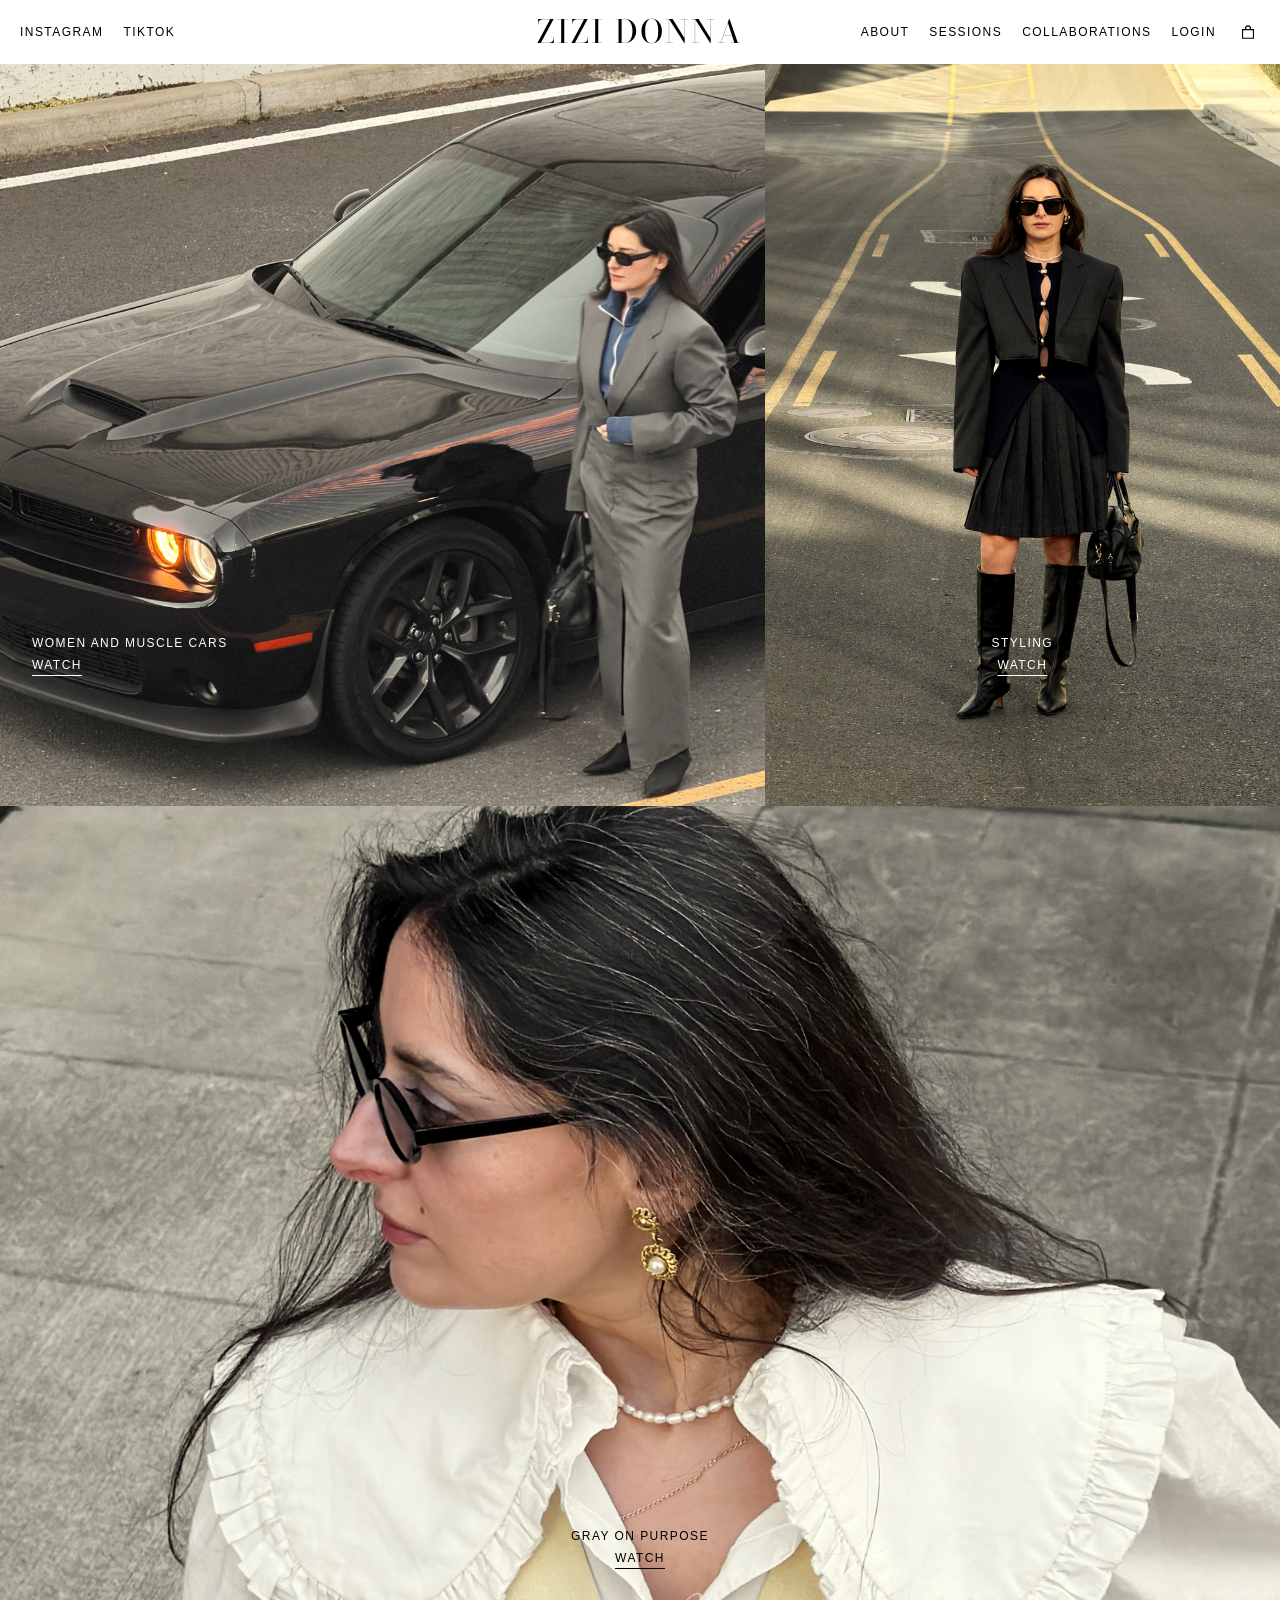
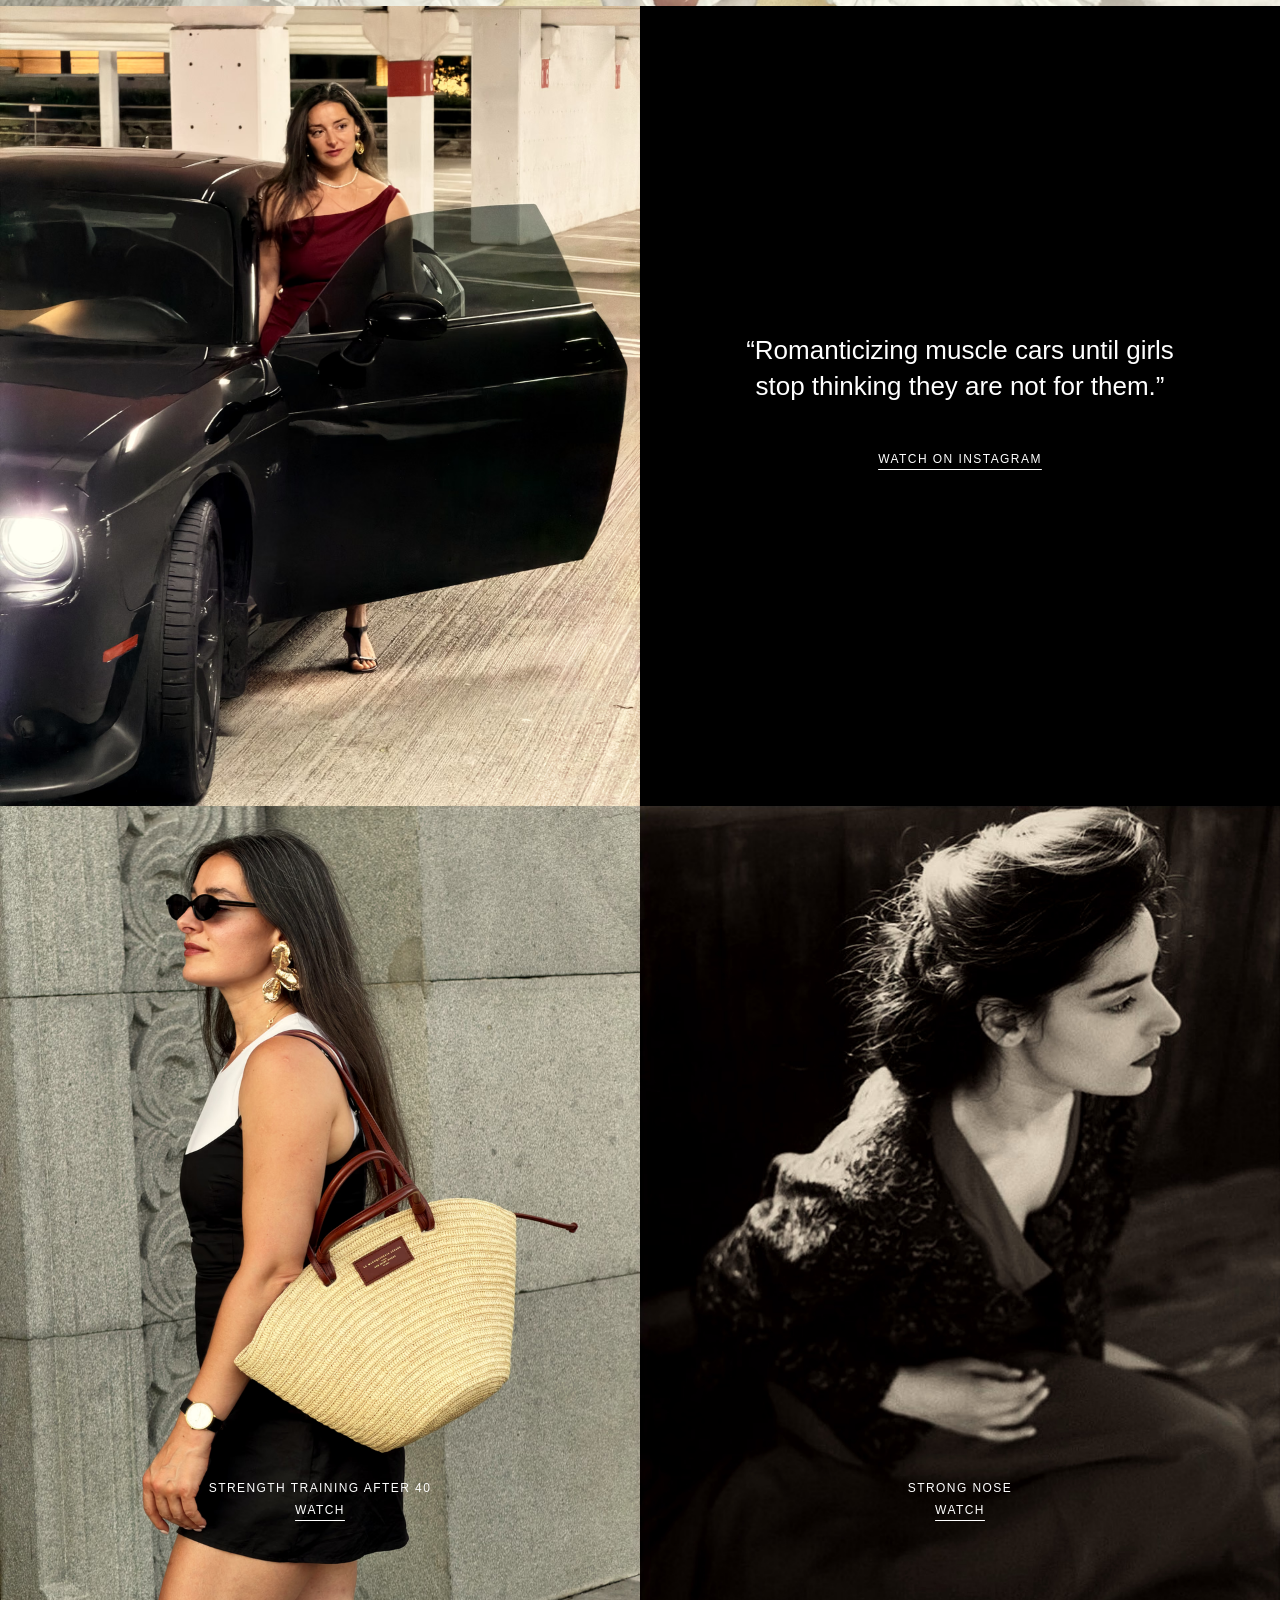
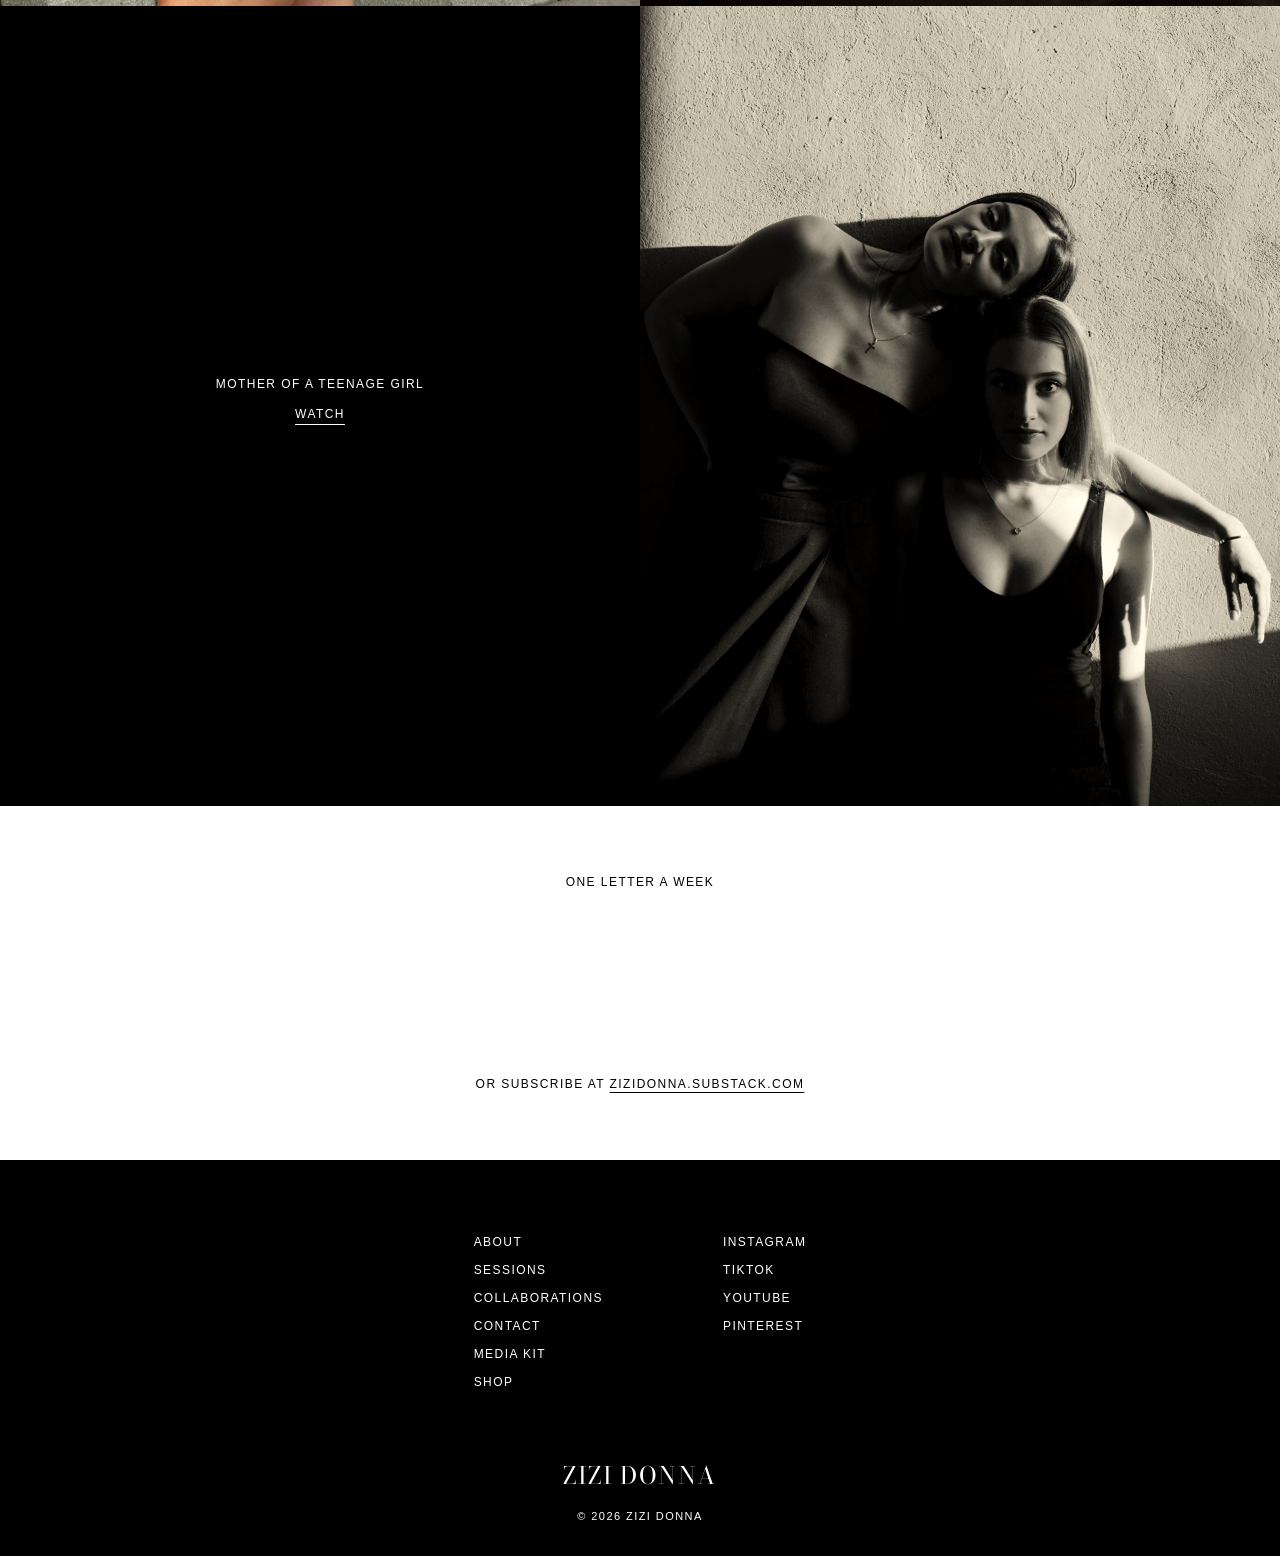
<file: index.html>
<!doctype html>
<html lang="en">
<head>
<meta charset="utf-8">
<meta name="viewport" content="width=device-width, initial-scale=1">
<title>Zizi Donna</title>
<meta name="description" content="Zizi Donna: strong nose, gray on purpose, styling, muscle cars, a teenage daughter, strength training after 40. Style consultations online.">
<link rel="canonical" href="https://zizidonna.com/">
<meta property="og:type" content="website">
<meta property="og:url" content="https://zizidonna.com/">
<meta property="og:title" content="Zizi Donna">
<meta property="og:description" content="Strong nose, gray on purpose, styling, women and muscle cars, a mother of a teenage girl, strength training after 40.">
<meta property="og:image" content="https://zizidonna.com/assets/img/og.jpg">
<link rel="icon" href="/assets/favicon.svg" type="image/svg+xml">
<link rel="preconnect" href="https://fonts.googleapis.com">
<link rel="preconnect" href="https://fonts.gstatic.com" crossorigin>
<link rel="stylesheet" href="https://fonts.googleapis.com/css2?family=Bodoni+Moda:opsz,wght@6..96,400&amp;text=ZIDONA%20&amp;display=swap">
<link rel="stylesheet" href="/assets/style.css?v=6">
</head>
<body class="home">
<a class="skip" href="#main">Skip to content</a>
<header class="site">
  <nav class="social" aria-label="Social"><a href="https://www.instagram.com/zizidonna" rel="me">Instagram</a><a href="https://www.tiktok.com/@zizidonna" rel="me">TikTok</a></nav>
  <details class="menu">
    <summary><span class="when-closed">Menu</span><span class="when-open">Close</span></summary>
    <div class="panel">
      <nav aria-label="Menu">
        <ul><li><a href="https://www.instagram.com/zizidonna" rel="me">Instagram</a></li><li><a href="https://www.tiktok.com/@zizidonna" rel="me">TikTok</a></li></ul>
        <ul><li><a href="/about/">About</a></li><li><a href="/sessions/">Sessions</a></li><li><a href="/collaborations/">Collaborations</a></li><li><a href="/contact/">Contact</a></li><li><a class="login" href="/dashboard/">Login</a></li></ul>
      </nav>
    </div>
  </details>
  <a class="logo" href="/">Zizi Donna</a>
  <div class="right">
    <nav class="main" aria-label="Main"><a href="/about/">About</a><a href="/sessions/">Sessions</a><a href="/collaborations/">Collaborations</a><a class="login" href="/dashboard/">Login</a></nav>
    <a class="bag" href="https://shopmy.us/zizidonna" target="_blank" rel="noopener"><svg viewBox="0 0 24 24" fill="none" stroke="currentColor" stroke-width="1.5" aria-hidden="true"><path d="M4.75 8.75h14.5v11.5H4.75z"/><path d="M8.75 8.75V7a3.25 3.25 0 0 1 6.5 0v1.75"/></svg><span class="vh">My picks on ShopMy (opens in a new tab)</span></a>
  </div>
</header>

<main id="main">
  <h1 class="vh">Zizi Donna</h1>

  <div class="hero">
    <a class="frame" href="https://www.instagram.com/p/DU6JneFAUwW/" target="_blank" rel="noopener">
      <div class="cap"><h2>Women and muscle cars</h2><span class="l2">Watch</span><span class="vh"> (Instagram, opens in a new tab)</span></div>
      <picture>
        <source media="(max-width:759px)" type="image/avif" srcset="/assets/img/challenger-door-960.avif 960w, /assets/img/challenger-door-1440.avif 1440w" sizes="100vw">
        <source media="(max-width:759px)" srcset="/assets/img/challenger-door-960.jpg 960w, /assets/img/challenger-door-1440.jpg 1440w" sizes="100vw">
        <source type="image/avif" srcset="/assets/img/challenger-door-wide-1200.avif 1200w, /assets/img/challenger-door-wide-1800.avif 1800w, /assets/img/challenger-door-wide-2400.avif 2400w, /assets/img/challenger-door-wide-3024.avif 3024w" sizes="60vw">
        <img src="/assets/img/challenger-door-wide-1800.jpg" srcset="/assets/img/challenger-door-wide-1200.jpg 1200w, /assets/img/challenger-door-wide-1800.jpg 1800w, /assets/img/challenger-door-wide-2400.jpg 2400w, /assets/img/challenger-door-wide-3024.jpg 3024w" sizes="60vw" width="3024" height="3100" alt="Zizi Donna in a grey suit and a blue shirt beside a black Dodge Challenger" fetchpriority="high" decoding="async">
      </picture>
    </a>
    <a class="frame" href="https://www.instagram.com/reel/Db3xeycsOPC/" target="_blank" rel="noopener">
      <div class="cap"><h2>Styling</h2><span class="l2">Watch</span><span class="vh"> (Instagram, opens in a new tab)</span></div>
      <picture>
        <source type="image/avif" srcset="/assets/img/road-960.avif 960w, /assets/img/road-1440.avif 1440w, /assets/img/road-2000.avif 2000w" sizes="(max-width:759px) 100vw, 40vw">
        <img src="/assets/img/road-1440.jpg" srcset="/assets/img/road-960.jpg 960w, /assets/img/road-1440.jpg 1440w, /assets/img/road-2000.jpg 2000w" sizes="(max-width:759px) 100vw, 40vw" width="2000" height="2500" alt="Zizi Donna on the centre line of a road, in a black blazer, pleated skirt and knee boots" fetchpriority="high" decoding="async">
      </picture>
    </a>
  </div>

  <a class="frame wide ink-black" href="https://www.instagram.com/reel/DFlXalcyrh0/" target="_blank" rel="noopener">
    <div class="cap"><h2>Gray on purpose</h2><span class="l2">Watch</span><span class="vh"> (Instagram, opens in a new tab)</span></div>
    <picture>
      <source media="(max-width:759px)" type="image/avif" srcset="/assets/img/collar-phone-750.avif 750w, /assets/img/collar-phone-1290.avif 1290w" sizes="100vw">
      <source media="(max-width:759px)" srcset="/assets/img/collar-phone-750.jpg 750w, /assets/img/collar-phone-1290.jpg 1290w" sizes="100vw">
      <source type="image/avif" srcset="/assets/img/collar-wide-1600.avif 1600w, /assets/img/collar-wide-2400.avif 2400w, /assets/img/collar-wide-3000.avif 3000w" sizes="100vw">
      <img src="/assets/img/collar-wide-1600.jpg" srcset="/assets/img/collar-wide-1600.jpg 1600w, /assets/img/collar-wide-2400.jpg 2400w, /assets/img/collar-wide-3000.jpg 3000w" sizes="100vw" width="3000" height="1875" alt="Zizi Donna in glasses, gold earrings and a pearl necklace, gray in her hair, a wide white ruffled collar over a pale yellow linen waistcoat" loading="lazy" decoding="async">
    </picture>
  </a>

  <a class="split" href="https://www.instagram.com/p/Dalg9qDBqXK/" target="_blank" rel="noopener">
    <div class="photo">
      <picture>
        <source type="image/avif" srcset="/assets/img/challenger-garage-960.avif 960w, /assets/img/challenger-garage-1440.avif 1440w, /assets/img/challenger-garage-2000.avif 2000w, /assets/img/challenger-garage-2560.avif 2560w" sizes="(max-width:759px) 100vw, 50vw">
        <img src="/assets/img/challenger-garage-1440.jpg" srcset="/assets/img/challenger-garage-960.jpg 960w, /assets/img/challenger-garage-1440.jpg 1440w, /assets/img/challenger-garage-2000.jpg 2000w, /assets/img/challenger-garage-2560.jpg 2560w" sizes="(max-width:759px) 100vw, 50vw" width="2000" height="2500" alt="Zizi Donna in a dark red dress at the open door of a black Dodge Challenger in a parking garage, headlights on" loading="lazy" decoding="async">
      </picture>
    </div>
    <div class="text">
      <blockquote><p>“Romanticizing muscle cars until girls stop thinking they are not for them.”</p></blockquote>
      <span class="cap watch">Watch on Instagram</span><span class="vh"> (opens in a new tab)</span>
    </div>
  </a>

  <div class="pair">
    <a class="frame" href="https://www.instagram.com/p/DcuKWZ_sCCA/" target="_blank" rel="noopener">
      <div class="cap"><h2>Strength training after 40</h2><span class="l2">Watch</span><span class="vh"> (Instagram, opens in a new tab)</span></div>
      <picture>
        <source type="image/avif" srcset="/assets/img/straw-bag-960.avif 960w, /assets/img/straw-bag-1440.avif 1440w, /assets/img/straw-bag-2000.avif 2000w, /assets/img/straw-bag-2560.avif 2560w" sizes="(max-width:759px) 100vw, 50vw">
        <img src="/assets/img/straw-bag-1440.jpg" srcset="/assets/img/straw-bag-960.jpg 960w, /assets/img/straw-bag-1440.jpg 1440w, /assets/img/straw-bag-2000.jpg 2000w, /assets/img/straw-bag-2560.jpg 2560w" sizes="(max-width:759px) 100vw, 50vw" width="2000" height="2500" alt="Zizi Donna in profile beside a carved granite wall, a straw basket bag on her shoulder" loading="lazy" decoding="async">
      </picture>
    </a>
    <a class="frame" href="https://www.instagram.com/reel/DE5c1TOyIUO/" target="_blank" rel="noopener">
      <div class="cap"><h2>Strong nose</h2><span class="l2">Watch</span><span class="vh"> (Instagram, opens in a new tab)</span></div>
      <picture>
        <source type="image/avif" srcset="/assets/img/profile-600.avif 600w, /assets/img/profile-1003.avif 1003w" sizes="(max-width:759px) 100vw, 50vw">
        <img src="/assets/img/profile-1003.jpg" srcset="/assets/img/profile-600.jpg 600w, /assets/img/profile-1003.jpg 1003w" sizes="(max-width:759px) 100vw, 50vw" width="1003" height="1254" alt="Zizi Donna in profile, hair up, hands folded in her lap" loading="lazy" decoding="async">
      </picture>
    </a>
  </div>

  <a class="split reverse" href="https://www.instagram.com/reel/DINAK_8SQB6/" target="_blank" rel="noopener">
    <div class="photo">
      <picture>
        <source type="image/avif" srcset="/assets/img/mother-daughter-960.avif 960w, /assets/img/mother-daughter-1333.avif 1333w" sizes="(max-width:759px) 100vw, 50vw">
        <img src="/assets/img/mother-daughter-1333.jpg" srcset="/assets/img/mother-daughter-960.jpg 960w, /assets/img/mother-daughter-1333.jpg 1333w" sizes="(max-width:759px) 100vw, 50vw" width="1333" height="1666" alt="Zizi Donna and her teenage daughter against a sunlit wall, Zizi's head resting on her daughter's" loading="lazy" decoding="async">
      </picture>
    </div>
    <div class="text">
      <h2 class="cap">Mother of a teenage girl</h2>
      <span class="cap watch">Watch</span><span class="vh"> (Instagram, opens in a new tab)</span>
    </div>
  </a>

  <section class="letter" aria-labelledby="letter">
    <h2 class="cap" id="letter">One letter a week</h2>
    <div class="embed"><iframe src="https://zizidonna.substack.com/embed" height="150" title="Subscribe to the letter" loading="lazy"></iframe></div>
    <p class="cap">Or subscribe at <a href="https://zizidonna.substack.com" target="_blank" rel="noopener">zizidonna.substack.com<span class="vh"> (opens in a new tab)</span></a></p>
  </section>
</main>

<footer class="site">
  <div class="cols">
    <nav aria-label="Pages"><ul><li><a href="/about/">About</a></li><li><a href="/sessions/">Sessions</a></li><li><a href="/collaborations/">Collaborations</a></li><li><a href="/contact/">Contact</a></li><li><a href="/media-kit/">Media kit</a></li><li><a href="https://shopmy.us/zizidonna" target="_blank" rel="noopener">Shop<span class="vh"> (ShopMy, opens in a new tab)</span></a></li></ul></nav>
    <nav aria-label="Follow"><ul><li><a href="https://www.instagram.com/zizidonna" rel="me">Instagram</a></li><li><a href="https://www.tiktok.com/@zizidonna" rel="me">TikTok</a></li><li><a href="https://www.youtube.com/@zizidonna" rel="me">YouTube</a></li><li><a href="https://www.pinterest.com/zizidonna/" rel="me">Pinterest</a></li></ul></nav>
  </div>
  <a class="logo" href="/">Zizi Donna</a>
  <p class="fine">© 2026 Zizi Donna</p>
</footer>
</body>
</html>
</file>
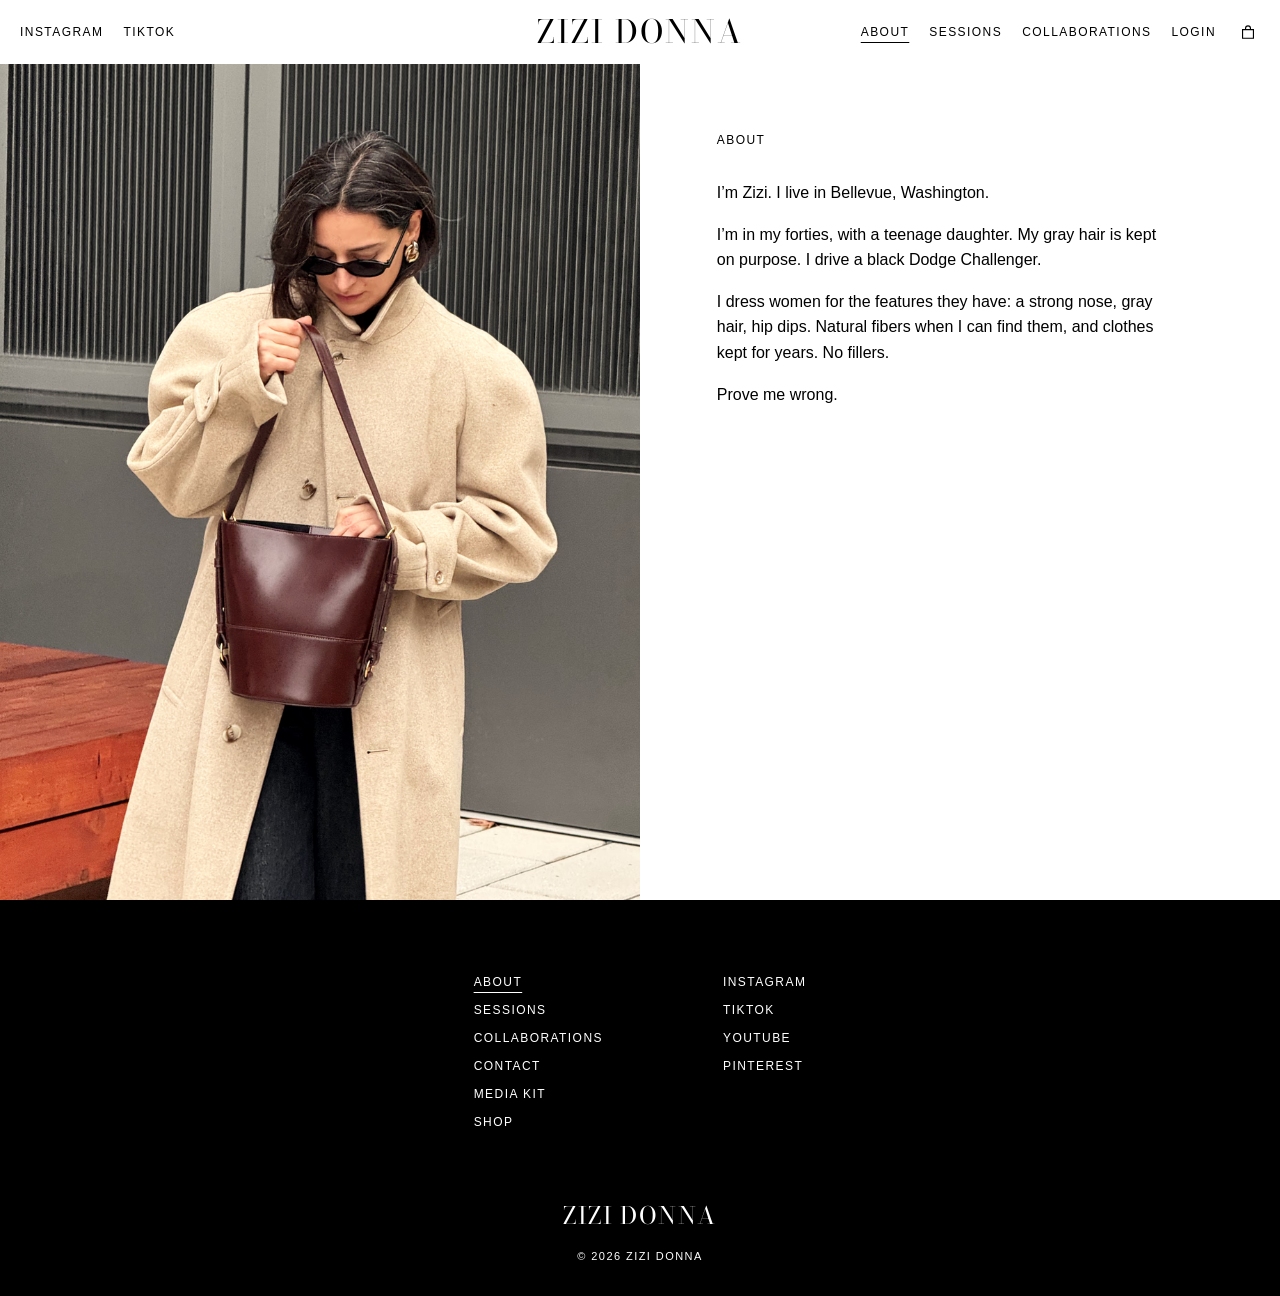
<file: about/index.html>
<!doctype html>
<html lang="en">
<head>
<meta charset="utf-8">
<meta name="viewport" content="width=device-width, initial-scale=1">
<title>About · Zizi Donna</title>
<meta name="description" content="I'm Zizi Donna, in Bellevue, Washington. I dress women for the features they have: a strong nose, gray hair, hip dips.">
<link rel="canonical" href="https://zizidonna.com/about/">
<meta property="og:type" content="website">
<meta property="og:url" content="https://zizidonna.com/about/">
<meta property="og:title" content="About · Zizi Donna">
<meta property="og:description" content="I'm Zizi Donna, in Bellevue, Washington. I dress women for the features they have: a strong nose, gray hair, hip dips.">
<meta property="og:image" content="https://zizidonna.com/assets/img/og.jpg">
<link rel="icon" href="/assets/favicon.svg" type="image/svg+xml">
<link rel="preconnect" href="https://fonts.googleapis.com">
<link rel="preconnect" href="https://fonts.gstatic.com" crossorigin>
<link rel="stylesheet" href="https://fonts.googleapis.com/css2?family=Bodoni+Moda:opsz,wght@6..96,400&amp;text=ZIDONA%20&amp;display=swap">
<link rel="stylesheet" href="/assets/style.css?v=6">
</head>
<body class="inner">
<a class="skip" href="#main">Skip to content</a>
<header class="site">
  <nav class="social" aria-label="Social"><a href="https://www.instagram.com/zizidonna" rel="me">Instagram</a><a href="https://www.tiktok.com/@zizidonna" rel="me">TikTok</a></nav>
  <details class="menu">
    <summary><span class="when-closed">Menu</span><span class="when-open">Close</span></summary>
    <div class="panel">
      <nav aria-label="Menu">
        <ul><li><a href="https://www.instagram.com/zizidonna" rel="me">Instagram</a></li><li><a href="https://www.tiktok.com/@zizidonna" rel="me">TikTok</a></li></ul>
        <ul><li><a href="/about/" aria-current="page">About</a></li><li><a href="/sessions/">Sessions</a></li><li><a href="/collaborations/">Collaborations</a></li><li><a href="/contact/">Contact</a></li><li><a class="login" href="/dashboard/">Login</a></li></ul>
      </nav>
    </div>
  </details>
  <a class="logo" href="/">Zizi Donna</a>
  <div class="right">
    <nav class="main" aria-label="Main"><a href="/about/" aria-current="page">About</a><a href="/sessions/">Sessions</a><a href="/collaborations/">Collaborations</a><a class="login" href="/dashboard/">Login</a></nav>
    <a class="bag" href="https://shopmy.us/zizidonna" target="_blank" rel="noopener"><svg viewBox="0 0 24 24" fill="none" stroke="currentColor" stroke-width="1.5" aria-hidden="true"><path d="M4.75 8.75h14.5v11.5H4.75z"/><path d="M8.75 8.75V7a3.25 3.25 0 0 1 6.5 0v1.75"/></svg><span class="vh">My picks on ShopMy (opens in a new tab)</span></a>
  </div>
</header>

<main id="main" class="page">
  <div class="photo">
      <picture>
        <source type="image/avif" srcset="/assets/img/oatmeal-coat-600.avif 600w, /assets/img/oatmeal-coat-960.avif 960w, /assets/img/oatmeal-coat-1440.avif 1440w, /assets/img/oatmeal-coat-2000.avif 2000w" sizes="(max-width:759px) 100vw, (max-aspect-ratio:3/2) calc((100vh - 64px) * .8), 50vw">
        <img src="/assets/img/oatmeal-coat-1440.jpg" srcset="/assets/img/oatmeal-coat-600.jpg 600w, /assets/img/oatmeal-coat-960.jpg 960w, /assets/img/oatmeal-coat-1440.jpg 1440w, /assets/img/oatmeal-coat-2000.jpg 2000w" sizes="(max-width:759px) 100vw, (max-aspect-ratio:3/2) calc((100vh - 64px) * .8), 50vw" width="2000" height="2500" alt="Zizi Donna in an oatmeal wool coat with a dark brown leather bucket bag, gray in her hair" style="object-position:50% 0" fetchpriority="high" decoding="async">
      </picture>
  </div>
  <div class="words">
    <h1 class="cap">About</h1>
    <p>I’m Zizi. I live in Bellevue, Washington.</p>
    <p>I’m in my forties, with a teenage daughter. My gray hair is kept on purpose. I drive a black Dodge Challenger.</p>
    <p>I dress women for the features they have: a strong nose, gray hair, hip dips. Natural fibers when I can find them, and clothes kept for years. No fillers.</p>
    <p>Prove me wrong.</p>
  </div>
</main>

<footer class="site">
  <div class="cols">
    <nav aria-label="Pages"><ul><li><a href="/about/" aria-current="page">About</a></li><li><a href="/sessions/">Sessions</a></li><li><a href="/collaborations/">Collaborations</a></li><li><a href="/contact/">Contact</a></li><li><a href="/media-kit/">Media kit</a></li><li><a href="https://shopmy.us/zizidonna" target="_blank" rel="noopener">Shop<span class="vh"> (ShopMy, opens in a new tab)</span></a></li></ul></nav>
    <nav aria-label="Follow"><ul><li><a href="https://www.instagram.com/zizidonna" rel="me">Instagram</a></li><li><a href="https://www.tiktok.com/@zizidonna" rel="me">TikTok</a></li><li><a href="https://www.youtube.com/@zizidonna" rel="me">YouTube</a></li><li><a href="https://www.pinterest.com/zizidonna/" rel="me">Pinterest</a></li></ul></nav>
  </div>
  <a class="logo" href="/">Zizi Donna</a>
  <p class="fine">© 2026 Zizi Donna</p>
</footer>
</body>
</html>
</file>
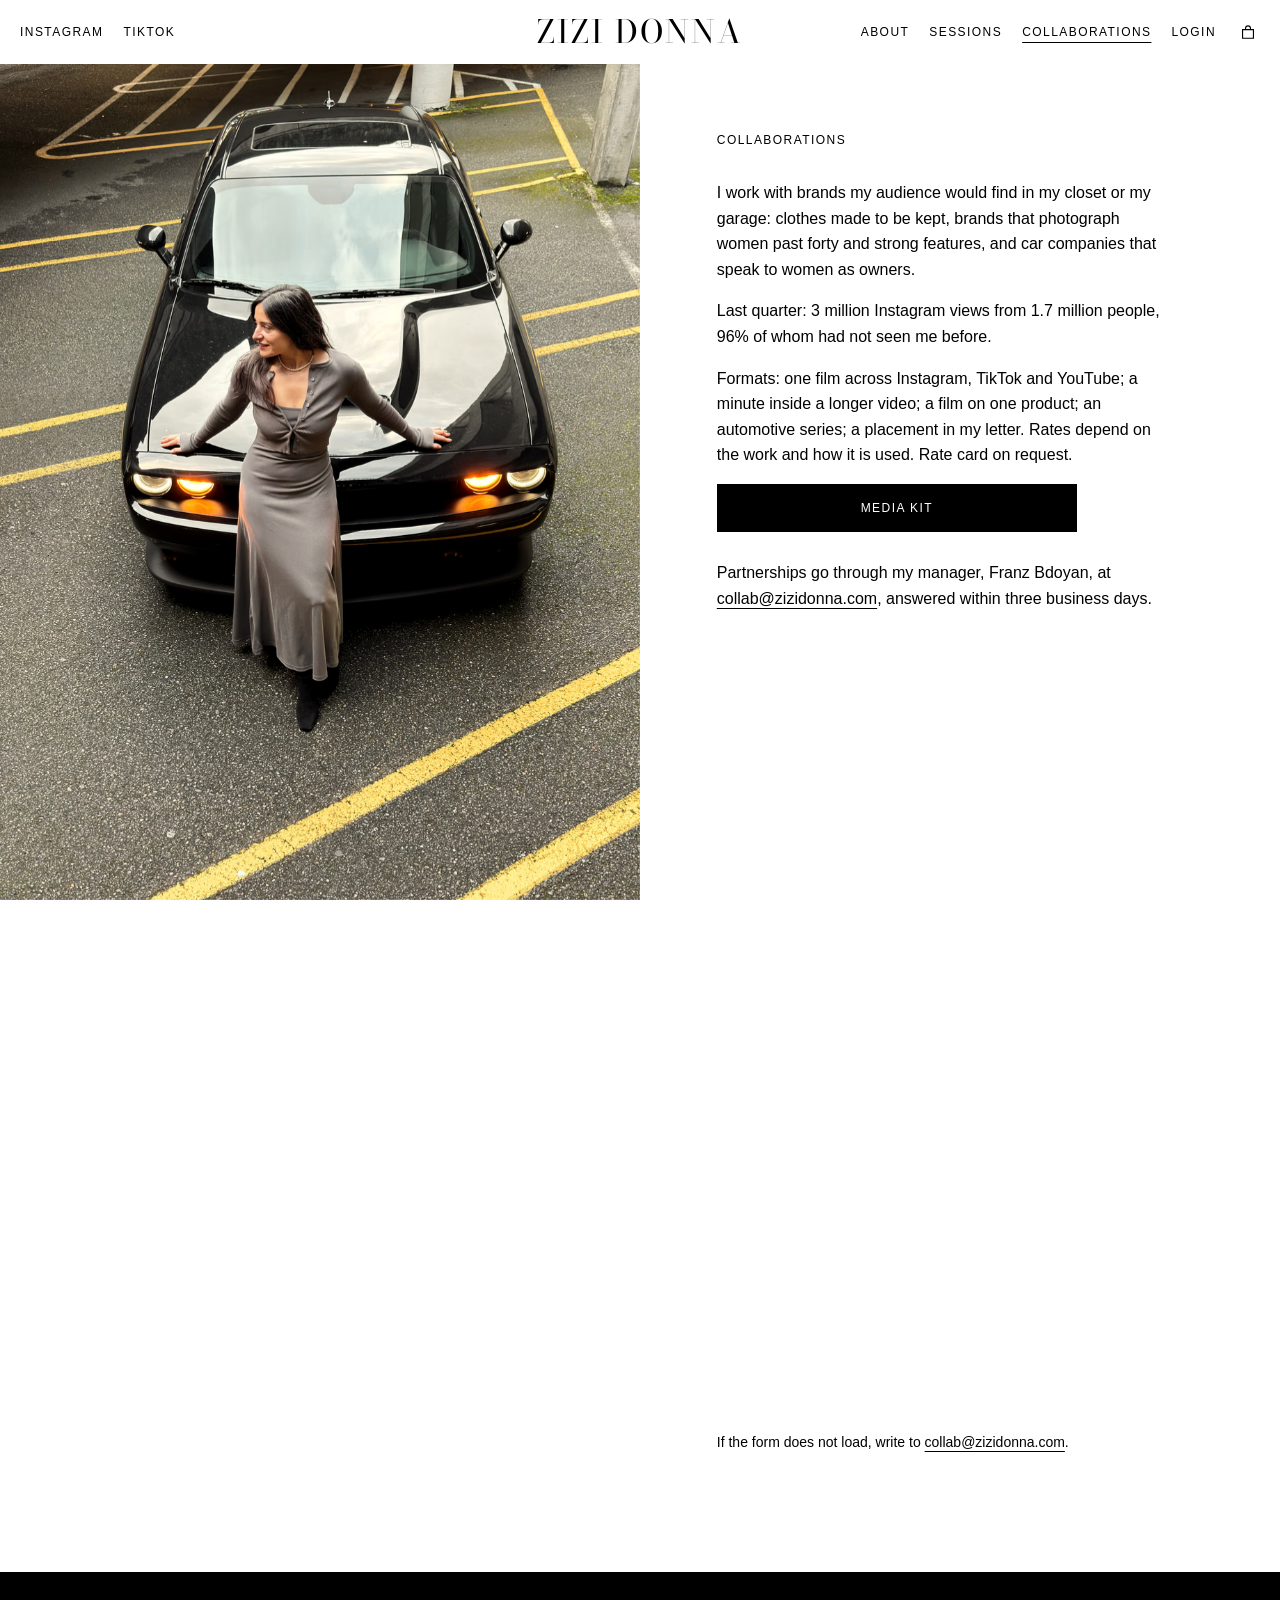
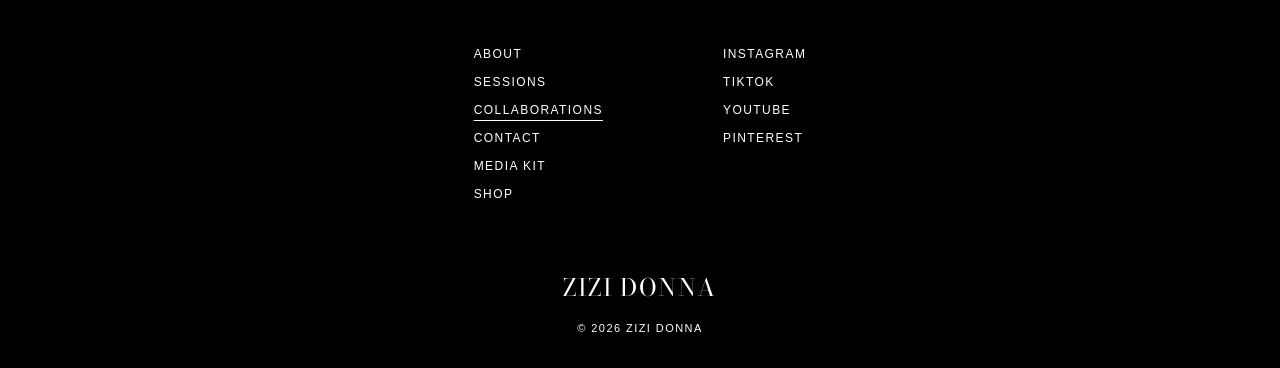
<file: collaborations/index.html>
<!doctype html>
<html lang="en">
<head>
<meta charset="utf-8">
<meta name="viewport" content="width=device-width, initial-scale=1">
<title>Collaborations · Zizi Donna</title>
<meta name="description" content="Brand collaborations with Zizi Donna: clothes made to be kept, women past forty, cars for the women who own them. Media kit and partnership form.">
<link rel="canonical" href="https://zizidonna.com/collaborations/">
<meta property="og:type" content="website">
<meta property="og:url" content="https://zizidonna.com/collaborations/">
<meta property="og:title" content="Collaborations · Zizi Donna">
<meta property="og:description" content="Brand collaborations with Zizi Donna: clothes made to be kept, women past forty, cars for the women who own them. Media kit and partnership form.">
<meta property="og:image" content="https://zizidonna.com/assets/img/og.jpg">
<link rel="icon" href="/assets/favicon.svg" type="image/svg+xml">
<link rel="preconnect" href="https://fonts.googleapis.com">
<link rel="preconnect" href="https://fonts.gstatic.com" crossorigin>
<link rel="stylesheet" href="https://fonts.googleapis.com/css2?family=Bodoni+Moda:opsz,wght@6..96,400&amp;text=ZIDONA%20&amp;display=swap">
<link rel="stylesheet" href="/assets/style.css?v=6">
</head>
<body class="inner">
<a class="skip" href="#main">Skip to content</a>
<header class="site">
  <nav class="social" aria-label="Social"><a href="https://www.instagram.com/zizidonna" rel="me">Instagram</a><a href="https://www.tiktok.com/@zizidonna" rel="me">TikTok</a></nav>
  <details class="menu">
    <summary><span class="when-closed">Menu</span><span class="when-open">Close</span></summary>
    <div class="panel">
      <nav aria-label="Menu">
        <ul><li><a href="https://www.instagram.com/zizidonna" rel="me">Instagram</a></li><li><a href="https://www.tiktok.com/@zizidonna" rel="me">TikTok</a></li></ul>
        <ul><li><a href="/about/">About</a></li><li><a href="/sessions/">Sessions</a></li><li><a href="/collaborations/" aria-current="page">Collaborations</a></li><li><a href="/contact/">Contact</a></li><li><a class="login" href="/dashboard/">Login</a></li></ul>
      </nav>
    </div>
  </details>
  <a class="logo" href="/">Zizi Donna</a>
  <div class="right">
    <nav class="main" aria-label="Main"><a href="/about/">About</a><a href="/sessions/">Sessions</a><a href="/collaborations/" aria-current="page">Collaborations</a><a class="login" href="/dashboard/">Login</a></nav>
    <a class="bag" href="https://shopmy.us/zizidonna" target="_blank" rel="noopener"><svg viewBox="0 0 24 24" fill="none" stroke="currentColor" stroke-width="1.5" aria-hidden="true"><path d="M4.75 8.75h14.5v11.5H4.75z"/><path d="M8.75 8.75V7a3.25 3.25 0 0 1 6.5 0v1.75"/></svg><span class="vh">My picks on ShopMy (opens in a new tab)</span></a>
  </div>
</header>

<main id="main" class="page">
  <div class="photo">
      <picture>
        <source type="image/avif" srcset="/assets/img/challenger-hood-960.avif 960w, /assets/img/challenger-hood-1440.avif 1440w, /assets/img/challenger-hood-2000.avif 2000w" sizes="(max-width:759px) 100vw, (max-aspect-ratio:3/2) calc((100vh - 64px) * .8), 50vw">
        <img src="/assets/img/challenger-hood-1440.jpg" srcset="/assets/img/challenger-hood-960.jpg 960w, /assets/img/challenger-hood-1440.jpg 1440w, /assets/img/challenger-hood-2000.jpg 2000w" sizes="(max-width:759px) 100vw, (max-aspect-ratio:3/2) calc((100vh - 64px) * .8), 50vw" width="2000" height="2500" alt="Zizi Donna leaning back on the hood of a black Dodge Challenger in a parking lot, seen from above" fetchpriority="high" decoding="async">
      </picture>
  </div>
  <div class="words">
    <h1 class="cap">Collaborations</h1>
    <p>I work with brands my audience would find in my closet or my garage: clothes made to be kept, brands that photograph women past forty and strong features, and car companies that speak to women as owners.</p>
    <p>Last quarter: 3 million Instagram views from 1.7 million people, 96% of whom had not seen me before.</p>
    <p>Formats: one film across Instagram, TikTok and YouTube; a minute inside a longer video; a film on one product; an automotive series; a placement in my letter. Rates depend on the work and how it is used. Rate card on request.</p>
    <a class="btn" href="/media-kit/">Media kit</a>
    <p class="after-btn">Partnerships go through my manager, Franz Bdoyan, at <a href="mailto:collab@zizidonna.com">collab@zizidonna.com</a>, answered within three business days.</p>
    <div class="embed"><iframe src="https://tally.so/embed/OQDqX8?alignLeft=1&amp;hideTitle=1&amp;transparentBackground=1&amp;dynamicHeight=1" height="520" title="Partnership enquiry form" loading="lazy"></iframe></div>
    <p class="small">If the form does not load, write to <a href="mailto:collab@zizidonna.com">collab@zizidonna.com</a>.</p>
  </div>
</main>

<footer class="site">
  <div class="cols">
    <nav aria-label="Pages"><ul><li><a href="/about/">About</a></li><li><a href="/sessions/">Sessions</a></li><li><a href="/collaborations/" aria-current="page">Collaborations</a></li><li><a href="/contact/">Contact</a></li><li><a href="/media-kit/">Media kit</a></li><li><a href="https://shopmy.us/zizidonna" target="_blank" rel="noopener">Shop<span class="vh"> (ShopMy, opens in a new tab)</span></a></li></ul></nav>
    <nav aria-label="Follow"><ul><li><a href="https://www.instagram.com/zizidonna" rel="me">Instagram</a></li><li><a href="https://www.tiktok.com/@zizidonna" rel="me">TikTok</a></li><li><a href="https://www.youtube.com/@zizidonna" rel="me">YouTube</a></li><li><a href="https://www.pinterest.com/zizidonna/" rel="me">Pinterest</a></li></ul></nav>
  </div>
  <a class="logo" href="/">Zizi Donna</a>
  <p class="fine">© 2026 Zizi Donna</p>
</footer>
</body>
</html>
</file>
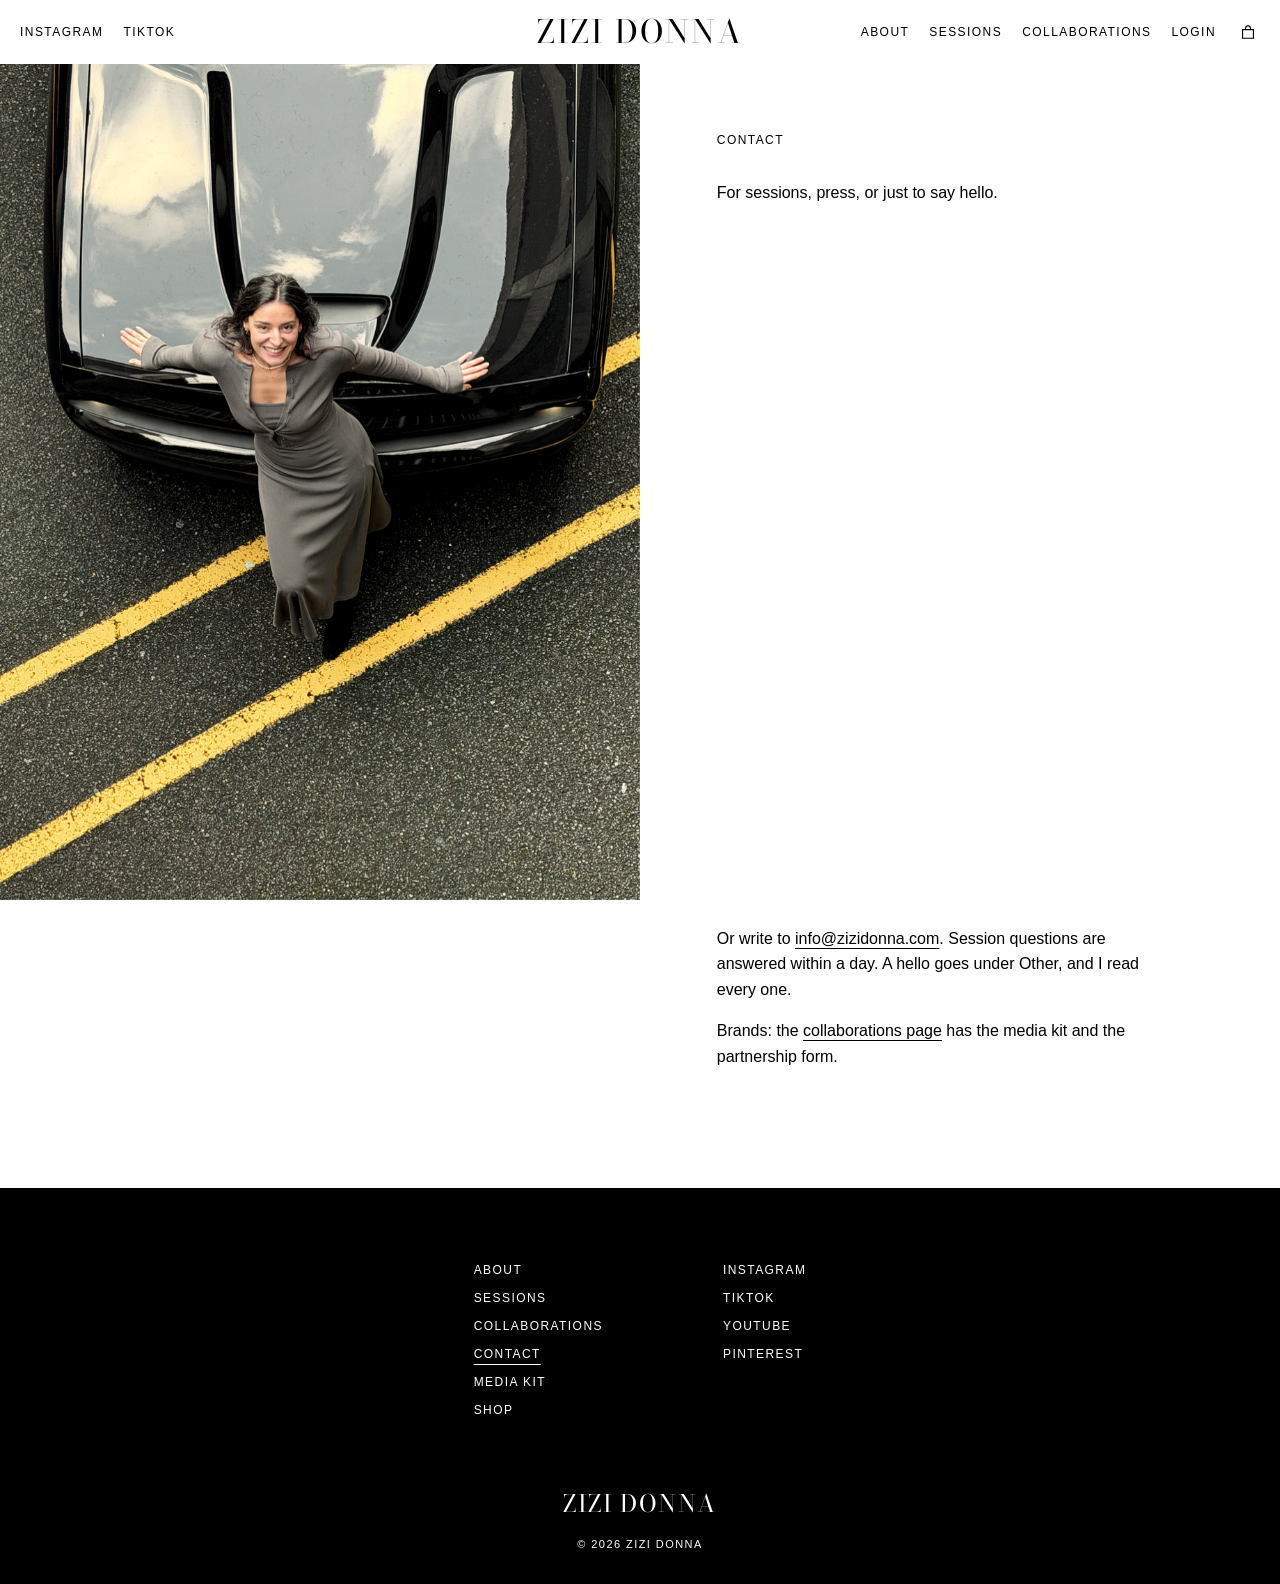
<file: contact/index.html>
<!doctype html>
<html lang="en">
<head>
<meta charset="utf-8">
<meta name="viewport" content="width=device-width, initial-scale=1">
<title>Contact · Zizi Donna</title>
<meta name="description" content="Write to Zizi Donna about sessions, press, or just to say hello: info@zizidonna.com.">
<link rel="canonical" href="https://zizidonna.com/contact/">
<meta property="og:type" content="website">
<meta property="og:url" content="https://zizidonna.com/contact/">
<meta property="og:title" content="Contact · Zizi Donna">
<meta property="og:description" content="Write to Zizi Donna about sessions, press, or just to say hello: info@zizidonna.com.">
<meta property="og:image" content="https://zizidonna.com/assets/img/og.jpg">
<link rel="icon" href="/assets/favicon.svg" type="image/svg+xml">
<link rel="preconnect" href="https://fonts.googleapis.com">
<link rel="preconnect" href="https://fonts.gstatic.com" crossorigin>
<link rel="stylesheet" href="https://fonts.googleapis.com/css2?family=Bodoni+Moda:opsz,wght@6..96,400&amp;text=ZIDONA%20&amp;display=swap">
<link rel="stylesheet" href="/assets/style.css?v=6">
</head>
<body class="inner">
<a class="skip" href="#main">Skip to content</a>
<header class="site">
  <nav class="social" aria-label="Social"><a href="https://www.instagram.com/zizidonna" rel="me">Instagram</a><a href="https://www.tiktok.com/@zizidonna" rel="me">TikTok</a></nav>
  <details class="menu">
    <summary><span class="when-closed">Menu</span><span class="when-open">Close</span></summary>
    <div class="panel">
      <nav aria-label="Menu">
        <ul><li><a href="https://www.instagram.com/zizidonna" rel="me">Instagram</a></li><li><a href="https://www.tiktok.com/@zizidonna" rel="me">TikTok</a></li></ul>
        <ul><li><a href="/about/">About</a></li><li><a href="/sessions/">Sessions</a></li><li><a href="/collaborations/">Collaborations</a></li><li><a href="/contact/" aria-current="page">Contact</a></li><li><a class="login" href="/dashboard/">Login</a></li></ul>
      </nav>
    </div>
  </details>
  <a class="logo" href="/">Zizi Donna</a>
  <div class="right">
    <nav class="main" aria-label="Main"><a href="/about/">About</a><a href="/sessions/">Sessions</a><a href="/collaborations/">Collaborations</a><a class="login" href="/dashboard/">Login</a></nav>
    <a class="bag" href="https://shopmy.us/zizidonna" target="_blank" rel="noopener"><svg viewBox="0 0 24 24" fill="none" stroke="currentColor" stroke-width="1.5" aria-hidden="true"><path d="M4.75 8.75h14.5v11.5H4.75z"/><path d="M8.75 8.75V7a3.25 3.25 0 0 1 6.5 0v1.75"/></svg><span class="vh">My picks on ShopMy (opens in a new tab)</span></a>
  </div>
</header>

<main id="main" class="page">
  <div class="photo">
      <picture>
        <source type="image/avif" srcset="/assets/img/hood-smiling-960.avif 960w, /assets/img/hood-smiling-1440.avif 1440w, /assets/img/hood-smiling-2000.avif 2000w" sizes="(max-width:759px) 100vw, (max-aspect-ratio:3/2) calc((100vh - 64px) * .8), 50vw">
        <img src="/assets/img/hood-smiling-1440.jpg" srcset="/assets/img/hood-smiling-960.jpg 960w, /assets/img/hood-smiling-1440.jpg 1440w, /assets/img/hood-smiling-2000.jpg 2000w" sizes="(max-width:759px) 100vw, (max-aspect-ratio:3/2) calc((100vh - 64px) * .8), 50vw" width="2000" height="2500" alt="Zizi Donna smiling, arms wide on the hood of a black Dodge Challenger, seen from above" fetchpriority="high" decoding="async">
      </picture>
  </div>
  <div class="words">
    <h1 class="cap">Contact</h1>
    <p>For sessions, press, or just to say hello.</p>
    <div class="embed"><iframe src="https://tally.so/embed/X5xALj?alignLeft=1&amp;hideTitle=1&amp;transparentBackground=1&amp;dynamicHeight=1" height="560" title="Contact form" loading="lazy"></iframe></div>
    <p>Or write to <a href="mailto:info@zizidonna.com">info@zizidonna.com</a>. Session questions are answered within a day. A hello goes under Other, and I read every one.</p>
    <p>Brands: the <a href="/collaborations/">collaborations page</a> has the media kit and the partnership form.</p>
  </div>
</main>

<footer class="site">
  <div class="cols">
    <nav aria-label="Pages"><ul><li><a href="/about/">About</a></li><li><a href="/sessions/">Sessions</a></li><li><a href="/collaborations/">Collaborations</a></li><li><a href="/contact/" aria-current="page">Contact</a></li><li><a href="/media-kit/">Media kit</a></li><li><a href="https://shopmy.us/zizidonna" target="_blank" rel="noopener">Shop<span class="vh"> (ShopMy, opens in a new tab)</span></a></li></ul></nav>
    <nav aria-label="Follow"><ul><li><a href="https://www.instagram.com/zizidonna" rel="me">Instagram</a></li><li><a href="https://www.tiktok.com/@zizidonna" rel="me">TikTok</a></li><li><a href="https://www.youtube.com/@zizidonna" rel="me">YouTube</a></li><li><a href="https://www.pinterest.com/zizidonna/" rel="me">Pinterest</a></li></ul></nav>
  </div>
  <a class="logo" href="/">Zizi Donna</a>
  <p class="fine">© 2026 Zizi Donna</p>
</footer>
</body>
</html>
</file>
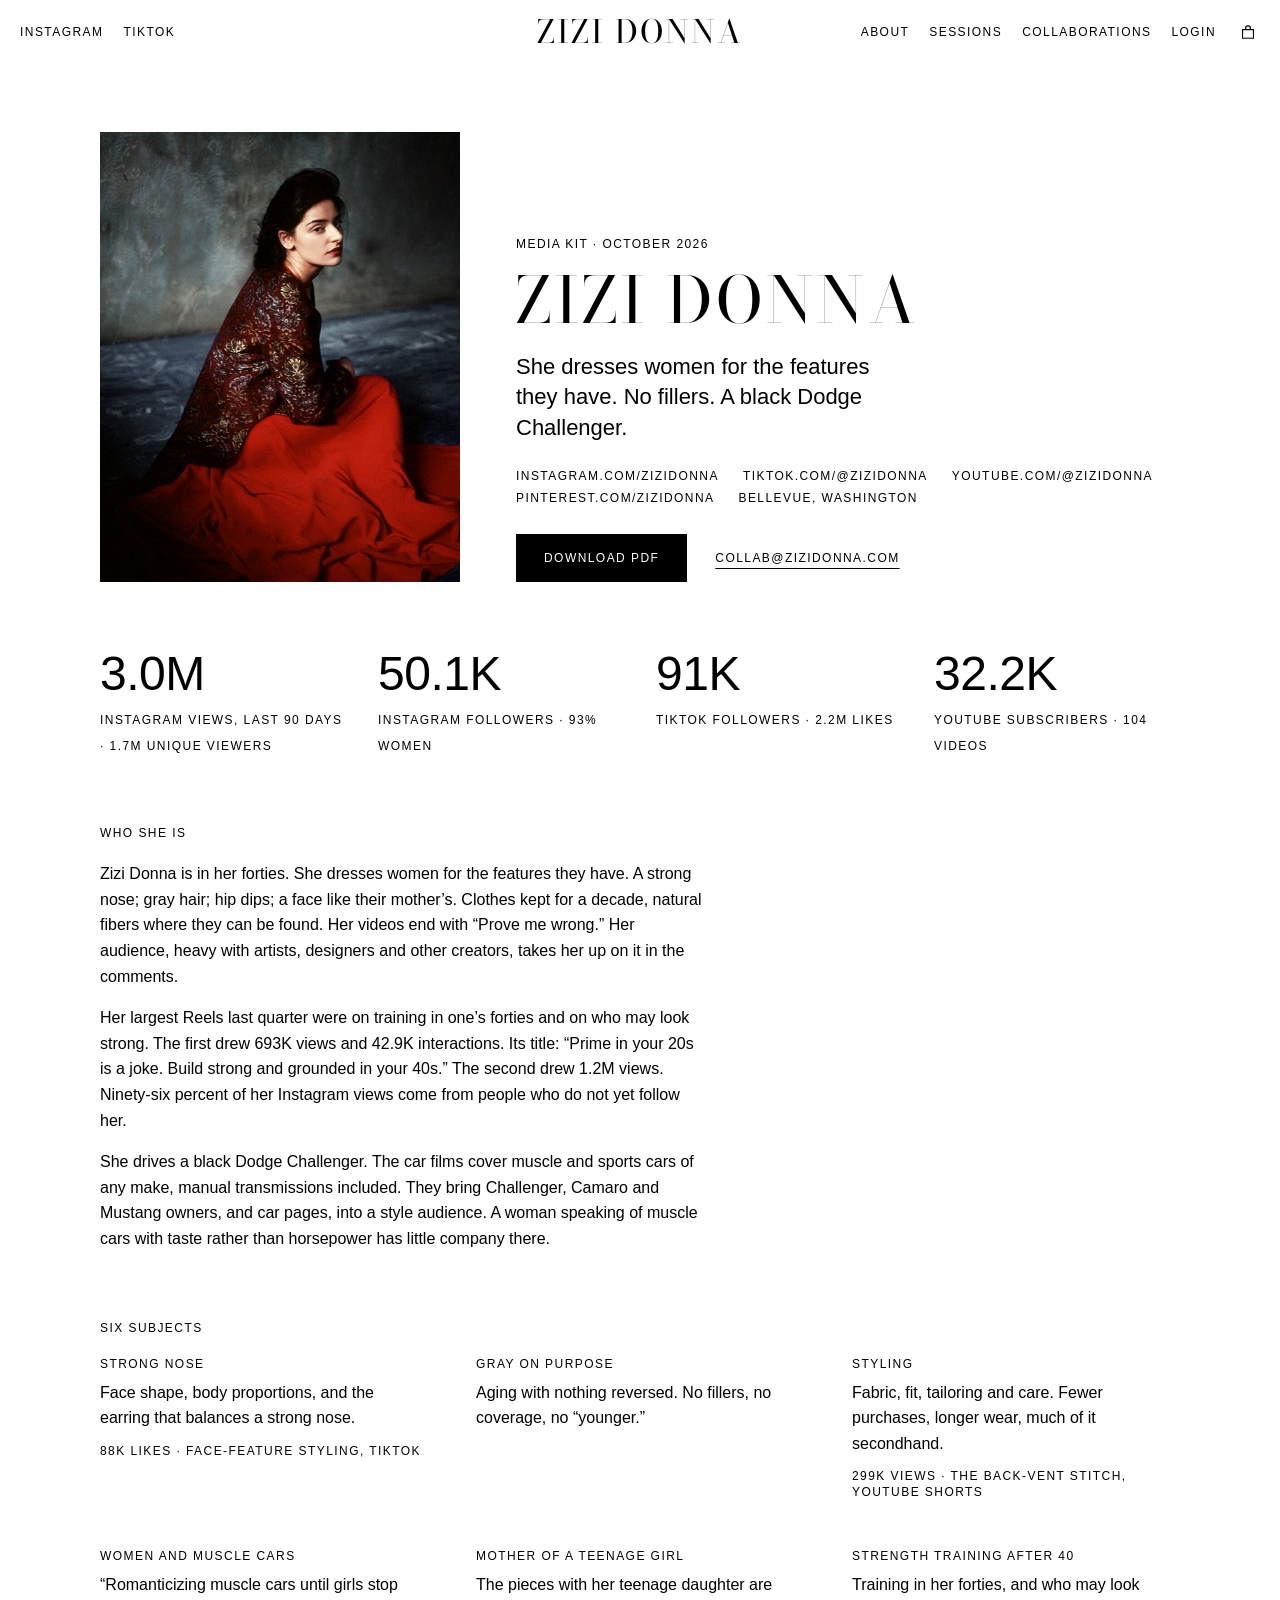
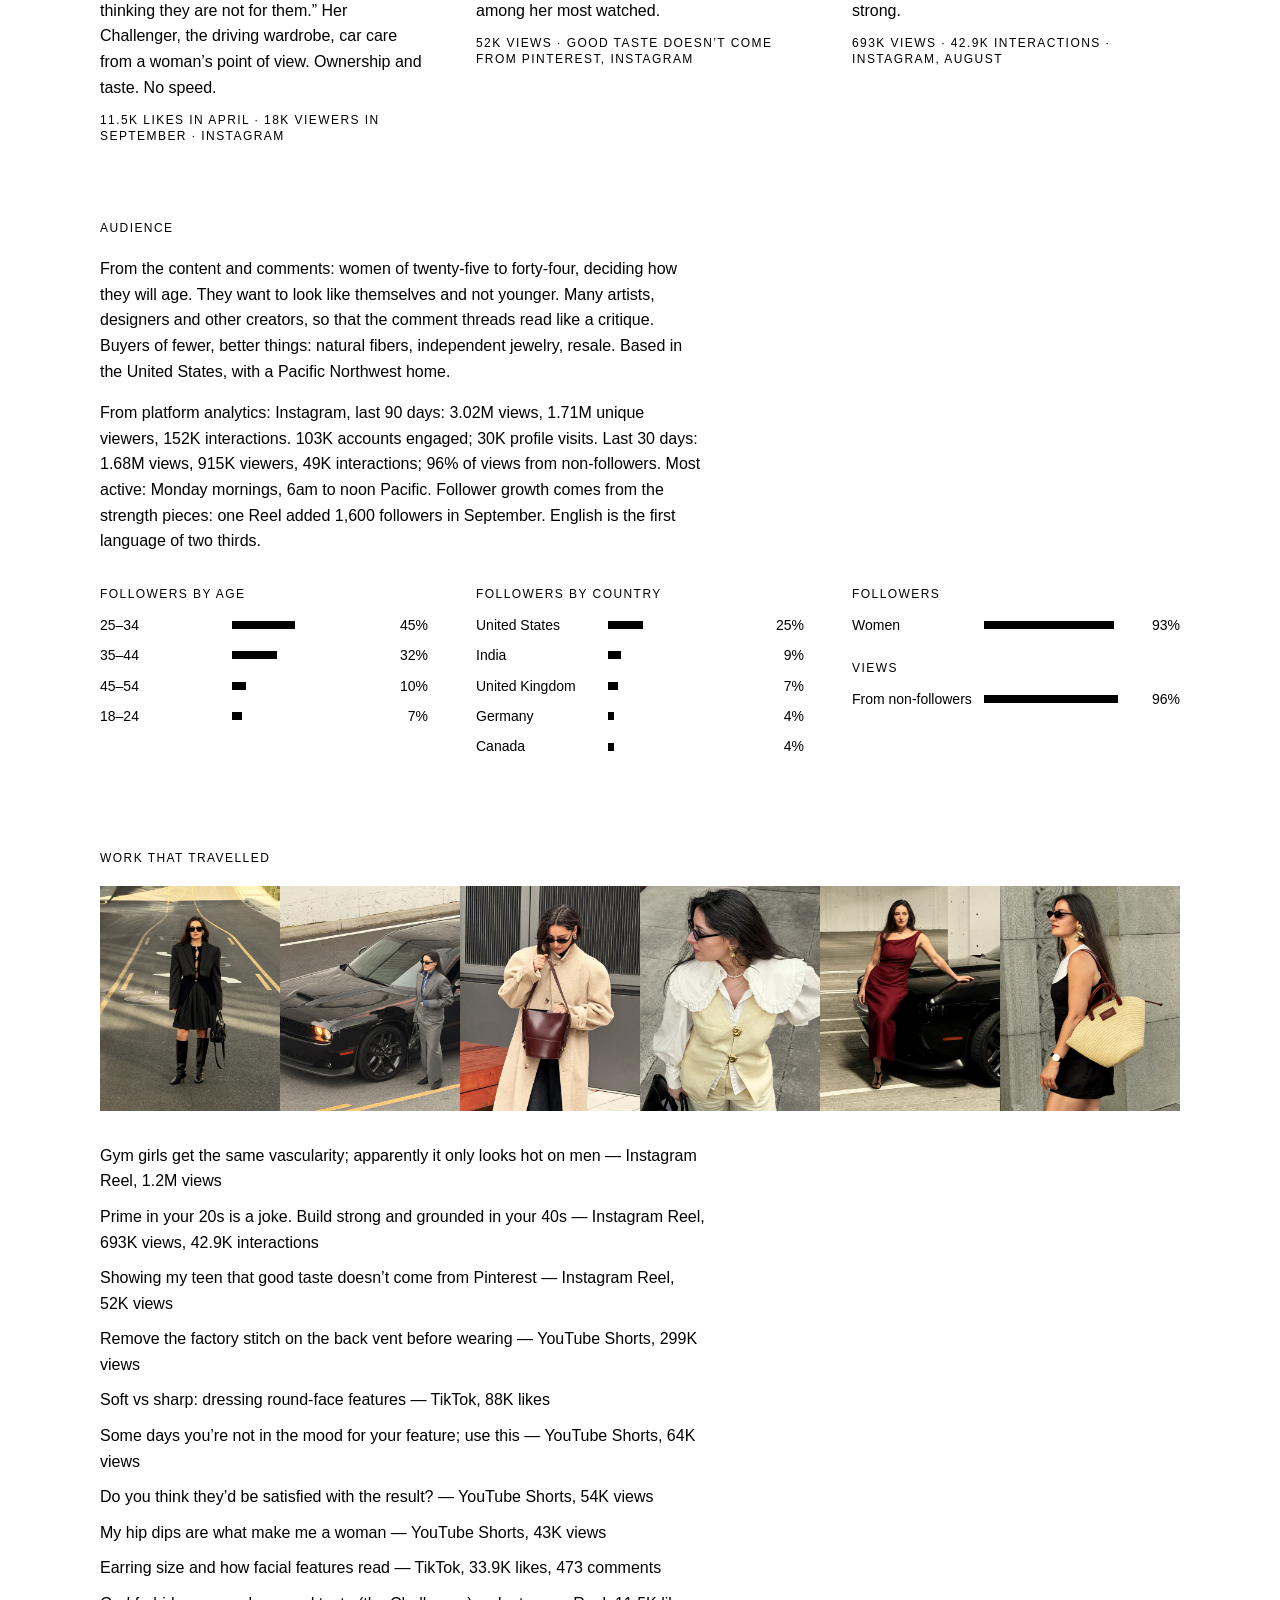
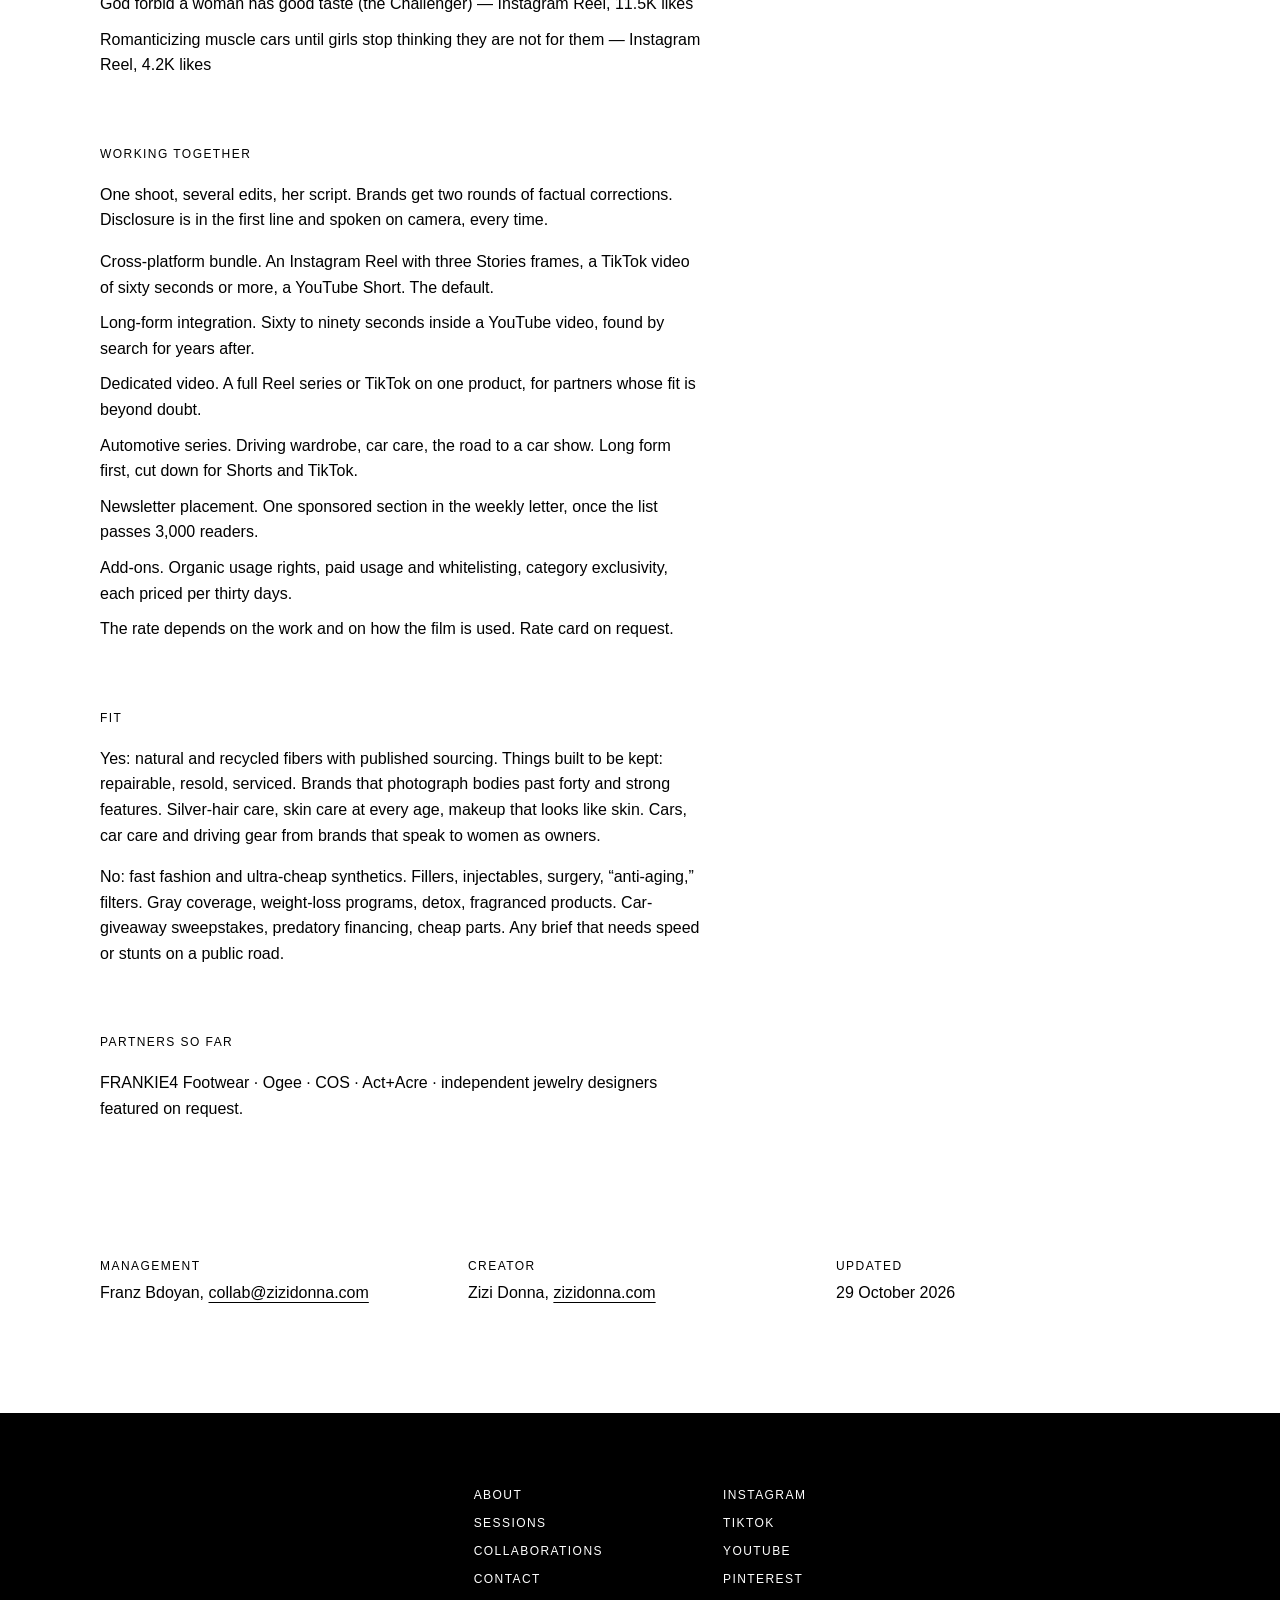
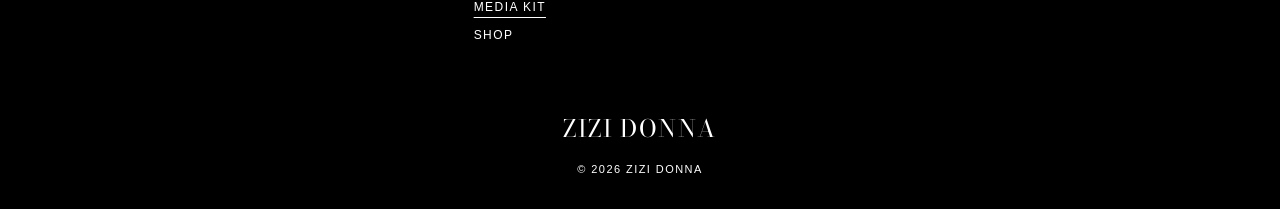
<file: media-kit/index.html>
<!doctype html>
<html lang="en">
<head>
<meta charset="utf-8">
<meta name="viewport" content="width=device-width, initial-scale=1">
<title>Media kit · Zizi Donna</title>
<meta name="description" content="Media kit for Zizi Donna: audience, reach, subjects, formats and fit.">
<meta name="robots" content="noindex, nofollow">
<link rel="icon" href="/assets/favicon.svg" type="image/svg+xml">
<link rel="preconnect" href="https://fonts.googleapis.com">
<link rel="preconnect" href="https://fonts.gstatic.com" crossorigin>
<link rel="stylesheet" href="https://fonts.googleapis.com/css2?family=Bodoni+Moda:opsz,wght@6..96,400&amp;text=ZIDONA%20&amp;display=swap">
<link rel="stylesheet" href="/assets/style.css?v=6">
</head>
<body class="kit-page">
<a class="skip" href="#main">Skip to content</a>
<header class="site">
  <nav class="social" aria-label="Social"><a href="https://www.instagram.com/zizidonna" rel="me">Instagram</a><a href="https://www.tiktok.com/@zizidonna" rel="me">TikTok</a></nav>
  <details class="menu">
    <summary><span class="when-closed">Menu</span><span class="when-open">Close</span></summary>
    <div class="panel">
      <nav aria-label="Menu">
        <ul><li><a href="https://www.instagram.com/zizidonna" rel="me">Instagram</a></li><li><a href="https://www.tiktok.com/@zizidonna" rel="me">TikTok</a></li></ul>
        <ul><li><a href="/about/">About</a></li><li><a href="/sessions/">Sessions</a></li><li><a href="/collaborations/">Collaborations</a></li><li><a href="/contact/">Contact</a></li><li><a class="login" href="/dashboard/">Login</a></li></ul>
      </nav>
    </div>
  </details>
  <a class="logo" href="/">Zizi Donna</a>
  <div class="right">
    <nav class="main" aria-label="Main"><a href="/about/">About</a><a href="/sessions/">Sessions</a><a href="/collaborations/">Collaborations</a><a class="login" href="/dashboard/">Login</a></nav>
    <a class="bag" href="https://shopmy.us/zizidonna" target="_blank" rel="noopener"><svg viewBox="0 0 24 24" fill="none" stroke="currentColor" stroke-width="1.5" aria-hidden="true"><path d="M4.75 8.75h14.5v11.5H4.75z"/><path d="M8.75 8.75V7a3.25 3.25 0 0 1 6.5 0v1.75"/></svg><span class="vh">My picks on ShopMy (opens in a new tab)</span></a>
  </div>
</header>

<main id="main" class="kit">
  <p class="cap print-top" aria-hidden="true">Zizi Donna · Media kit · <a href="https://zizidonna.com" tabindex="-1">zizidonna.com</a> · Management: Franz Bdoyan, <a href="mailto:collab@zizidonna.com" tabindex="-1">collab@zizidonna.com</a> · Updated 29 October 2026</p>

  <div class="kit-title">
    <div class="portrait"><picture><source type="image/avif" srcset="/assets/img/red-skirt-600.avif 600w, /assets/img/red-skirt-1050.avif 1050w" sizes="(max-width:759px) 60vw, 360px"><img src="/assets/img/red-skirt-600.jpg" srcset="/assets/img/red-skirt-600.jpg 600w, /assets/img/red-skirt-1050.jpg 1050w" sizes="(max-width:759px) 60vw, 360px" width="1050" height="1313" alt="Zizi Donna in a brocade jacket and a long skirt on a painted studio floor, looking over her shoulder" decoding="async"></picture></div>
    <div>
      <p class="cap">Media kit · October 2026</p>
      <h1 class="logo">Zizi Donna</h1>
      <p class="tag">She dresses women for the features they have. No fillers. A black Dodge Challenger.</p>
      <ul class="cap handles"><li>instagram.com/zizidonna</li><li>tiktok.com/@zizidonna</li><li>youtube.com/@zizidonna</li><li>pinterest.com/zizidonna</li><li>Bellevue, Washington</li></ul>
      <p class="actions"><a class="btn" href="/media-kit/zizi-donna-media-kit.pdf" download>Download PDF</a><a class="cap mail" href="mailto:collab@zizidonna.com">collab@zizidonna.com</a></p>
    </div>
  </div>

  <ul class="figures">
    <li><span class="n">3.0M</span><span class="cap">Instagram views, last 90 days · 1.7M unique viewers</span></li>
    <li><span class="n">50.1K</span><span class="cap">Instagram followers · 93% women</span></li>
    <li><span class="n">91K</span><span class="cap">TikTok followers · 2.2M likes</span></li>
    <li><span class="n">32.2K</span><span class="cap">YouTube subscribers · 104 videos</span></li>
  </ul>

  <section>
    <h2 class="cap">Who she is</h2>
    <p>Zizi Donna is in her forties. She dresses women for the features they have. A strong nose; gray hair; hip dips; a face like their mother’s. Clothes kept for a decade, natural fibers where they can be found. Her videos end with “Prove me wrong.” Her audience, heavy with artists, designers and other creators, takes her up on it in the comments.</p>
    <p>Her largest Reels last quarter were on training in one’s forties and on who may look strong. The first drew 693K views and 42.9K interactions. Its title: “Prime in your 20s is a joke. Build strong and grounded in your 40s.” The second drew 1.2M views. Ninety-six percent of her Instagram views come from people who do not yet follow her.</p>
    <p>She drives a black Dodge Challenger. The car films cover muscle and sports cars of any make, manual transmissions included. They bring Challenger, Camaro and Mustang owners, and car pages, into a style audience. A woman speaking of muscle cars with taste rather than horsepower has little company there.</p>
  </section>

  <section>
    <h2 class="cap">Six subjects</h2>
    <div class="subjects">
      <div><h3 class="cap">Strong nose</h3><p>Face shape, body proportions, and the earring that balances a strong nose.</p><p class="cap stat">88K likes · face-feature styling, TikTok</p></div>
      <div><h3 class="cap">Gray on purpose</h3><p>Aging with nothing reversed. No fillers, no coverage, no “younger.”</p></div>
      <div><h3 class="cap">Styling</h3><p>Fabric, fit, tailoring and care. Fewer purchases, longer wear, much of it secondhand.</p><p class="cap stat">299K views · the back-vent stitch, YouTube Shorts</p></div>
      <div><h3 class="cap">Women and muscle cars</h3><p>“Romanticizing muscle cars until girls stop thinking they are not for them.” Her Challenger, the driving wardrobe, car care from a woman’s point of view. Ownership and taste. No speed.</p><p class="cap stat">11.5K likes in April · 18K viewers in September · Instagram</p></div>
      <div><h3 class="cap">Mother of a teenage girl</h3><p>The pieces with her teenage daughter are among her most watched.</p><p class="cap stat">52K views · good taste doesn’t come from Pinterest, Instagram</p></div>
      <div><h3 class="cap">Strength training after 40</h3><p>Training in her forties, and who may look strong.</p><p class="cap stat">693K views · 42.9K interactions · Instagram, August</p></div>
    </div>
  </section>

  <section>
    <h2 class="cap">Audience</h2>
    <p>From the content and comments: women of twenty-five to forty-four, deciding how they will age. They want to look like themselves and not younger. Many artists, designers and other creators, so that the comment threads read like a critique. Buyers of fewer, better things: natural fibers, independent jewelry, resale. Based in the United States, with a Pacific Northwest home.</p>
    <p>From platform analytics: Instagram, last 90 days: 3.02M views, 1.71M unique viewers, 152K interactions. 103K accounts engaged; 30K profile visits. Last 30 days: 1.68M views, 915K viewers, 49K interactions; 96% of views from non-followers. Most active: Monday mornings, 6am to noon Pacific. Follower growth comes from the strength pieces: one Reel added 1,600 followers in September. English is the first language of two thirds.</p>
    <div class="charts">
      <div><p class="cap">Followers by age</p><ul class="bars">
        <li><span class="k">25–34</span><span class="bar"><span style="width:45%"></span></span><span class="v">45%</span></li>
        <li><span class="k">35–44</span><span class="bar"><span style="width:32%"></span></span><span class="v">32%</span></li>
        <li><span class="k">45–54</span><span class="bar"><span style="width:10%"></span></span><span class="v">10%</span></li>
        <li><span class="k">18–24</span><span class="bar"><span style="width:7%"></span></span><span class="v">7%</span></li>
      </ul></div>
      <div><p class="cap">Followers by country</p><ul class="bars">
        <li><span class="k">United States</span><span class="bar"><span style="width:25%"></span></span><span class="v">25%</span></li>
        <li><span class="k">India</span><span class="bar"><span style="width:9%"></span></span><span class="v">9%</span></li>
        <li><span class="k">United Kingdom</span><span class="bar"><span style="width:7%"></span></span><span class="v">7%</span></li>
        <li><span class="k">Germany</span><span class="bar"><span style="width:4%"></span></span><span class="v">4%</span></li>
        <li><span class="k">Canada</span><span class="bar"><span style="width:4%"></span></span><span class="v">4%</span></li>
      </ul></div>
      <div><p class="cap">Followers</p><ul class="bars">
        <li><span class="k">Women</span><span class="bar"><span style="width:93%"></span></span><span class="v">93%</span></li>
      </ul><p class="cap">Views</p><ul class="bars">
        <li><span class="k">From non-followers</span><span class="bar"><span style="width:96%"></span></span><span class="v">96%</span></li>
      </ul></div>
    </div>
  </section>

  <section>
    <h2 class="cap">Work that travelled</h2>
    <ul class="row6">
        <li><picture><source type="image/avif" srcset="/assets/img/road-600.avif 600w" sizes="(max-width:759px) 33vw, 180px"><img src="/assets/img/road-600.jpg" srcset="/assets/img/road-600.jpg 600w" sizes="(max-width:759px) 33vw, 180px" width="600" height="750" alt="Zizi Donna on the centre line of a road, in a black blazer, pleated skirt and knee boots" decoding="async"></picture></li>
        <li><picture><source type="image/avif" srcset="/assets/img/challenger-door-600.avif 600w" sizes="(max-width:759px) 33vw, 180px"><img src="/assets/img/challenger-door-600.jpg" srcset="/assets/img/challenger-door-600.jpg 600w" sizes="(max-width:759px) 33vw, 180px" width="600" height="750" alt="Zizi Donna in a grey suit and a blue shirt beside a black Dodge Challenger" decoding="async"></picture></li>
        <li><picture><source type="image/avif" srcset="/assets/img/oatmeal-coat-600.avif 600w" sizes="(max-width:759px) 33vw, 180px"><img src="/assets/img/oatmeal-coat-600.jpg" srcset="/assets/img/oatmeal-coat-600.jpg 600w" sizes="(max-width:759px) 33vw, 180px" width="600" height="750" alt="Zizi Donna in an oatmeal wool coat with a dark brown leather bucket bag, gray in her hair" decoding="async"></picture></li>
        <li><picture><source type="image/avif" srcset="/assets/img/collar-600.avif 600w" sizes="(max-width:759px) 33vw, 180px"><img src="/assets/img/collar-600.jpg" srcset="/assets/img/collar-600.jpg 600w" sizes="(max-width:759px) 33vw, 180px" width="600" height="750" alt="Zizi Donna in a white ruffled collar and a pale yellow linen waistcoat with gold buttons" decoding="async"></picture></li>
        <li><picture><source type="image/avif" srcset="/assets/img/garage-hood-600.avif 600w" sizes="(max-width:759px) 33vw, 180px"><img src="/assets/img/garage-hood-600.jpg" srcset="/assets/img/garage-hood-600.jpg 600w" sizes="(max-width:759px) 33vw, 180px" width="600" height="750" alt="Zizi Donna in a dark red dress on the hood of a black Dodge Challenger in a garage" decoding="async"></picture></li>
        <li><picture><source type="image/avif" srcset="/assets/img/straw-bag-600.avif 600w" sizes="(max-width:759px) 33vw, 180px"><img src="/assets/img/straw-bag-600.jpg" srcset="/assets/img/straw-bag-600.jpg 600w" sizes="(max-width:759px) 33vw, 180px" width="600" height="750" alt="Zizi Donna in profile beside a carved granite wall, a straw basket bag on her shoulder" decoding="async"></picture></li>
    </ul>
    <ul class="pieces">
      <li>Gym girls get the same vascularity; apparently it only looks hot on men — Instagram Reel, 1.2M views</li>
      <li>Prime in your 20s is a joke. Build strong and grounded in your 40s — Instagram Reel, 693K views, 42.9K interactions</li>
      <li>Showing my teen that good taste doesn’t come from Pinterest — Instagram Reel, 52K views</li>
      <li>Remove the factory stitch on the back vent before wearing — YouTube Shorts, 299K views</li>
      <li>Soft vs sharp: dressing round-face features — TikTok, 88K likes</li>
      <li>Some days you’re not in the mood for your feature; use this — YouTube Shorts, 64K views</li>
      <li>Do you think they’d be satisfied with the result? — YouTube Shorts, 54K views</li>
      <li>My hip dips are what make me a woman — YouTube Shorts, 43K views</li>
      <li>Earring size and how facial features read — TikTok, 33.9K likes, 473 comments</li>
      <li>God forbid a woman has good taste (the Challenger) — Instagram Reel, 11.5K likes</li>
      <li>Romanticizing muscle cars until girls stop thinking they are not for them — Instagram Reel, 4.2K likes</li>
    </ul>
  </section>

  <section>
    <h2 class="cap">Working together</h2>
    <p>One shoot, several edits, her script. Brands get two rounds of factual corrections. Disclosure is in the first line and spoken on camera, every time.</p>
    <ul class="formats">
      <li>Cross-platform bundle. An Instagram Reel with three Stories frames, a TikTok video of sixty seconds or more, a YouTube Short. The default.</li>
      <li>Long-form integration. Sixty to ninety seconds inside a YouTube video, found by search for years after.</li>
      <li>Dedicated video. A full Reel series or TikTok on one product, for partners whose fit is beyond doubt.</li>
      <li>Automotive series. Driving wardrobe, car care, the road to a car show. Long form first, cut down for Shorts and TikTok.</li>
      <li>Newsletter placement. One sponsored section in the weekly letter, once the list passes 3,000 readers.</li>
      <li>Add-ons. Organic usage rights, paid usage and whitelisting, category exclusivity, each priced per thirty days.</li>
    </ul>
    <p>The rate depends on the work and on how the film is used. Rate card on request.</p>
  </section>

  <section>
    <h2 class="cap">Fit</h2>
    <p>Yes: natural and recycled fibers with published sourcing. Things built to be kept: repairable, resold, serviced. Brands that photograph bodies past forty and strong features. Silver-hair care, skin care at every age, makeup that looks like skin. Cars, car care and driving gear from brands that speak to women as owners.</p>
    <p>No: fast fashion and ultra-cheap synthetics. Fillers, injectables, surgery, “anti-aging,” filters. Gray coverage, weight-loss programs, detox, fragranced products. Car-giveaway sweepstakes, predatory financing, cheap parts. Any brief that needs speed or stunts on a public road.</p>
  </section>

  <section>
    <h2 class="cap">Partners so far</h2>
    <p>FRANKIE4 Footwear · Ogee · COS · Act+Acre · independent jewelry designers featured on request.</p>
  </section>

  <div class="contact">
    <div><p class="cap">Management</p><p>Franz Bdoyan, <a href="mailto:collab@zizidonna.com">collab@zizidonna.com</a></p></div>
    <div><p class="cap">Creator</p><p>Zizi Donna, <a href="https://zizidonna.com">zizidonna.com</a></p></div>
    <div><p class="cap">Updated</p><p>29 October 2026</p></div>
  </div>
</main>

<footer class="site">
  <div class="cols">
    <nav aria-label="Pages"><ul><li><a href="/about/">About</a></li><li><a href="/sessions/">Sessions</a></li><li><a href="/collaborations/">Collaborations</a></li><li><a href="/contact/">Contact</a></li><li><a href="/media-kit/" aria-current="page">Media kit</a></li><li><a href="https://shopmy.us/zizidonna" target="_blank" rel="noopener">Shop<span class="vh"> (ShopMy, opens in a new tab)</span></a></li></ul></nav>
    <nav aria-label="Follow"><ul><li><a href="https://www.instagram.com/zizidonna" rel="me">Instagram</a></li><li><a href="https://www.tiktok.com/@zizidonna" rel="me">TikTok</a></li><li><a href="https://www.youtube.com/@zizidonna" rel="me">YouTube</a></li><li><a href="https://www.pinterest.com/zizidonna/" rel="me">Pinterest</a></li></ul></nav>
  </div>
  <a class="logo" href="/">Zizi Donna</a>
  <p class="fine">© 2026 Zizi Donna</p>
</footer>
</body>
</html>
</file>
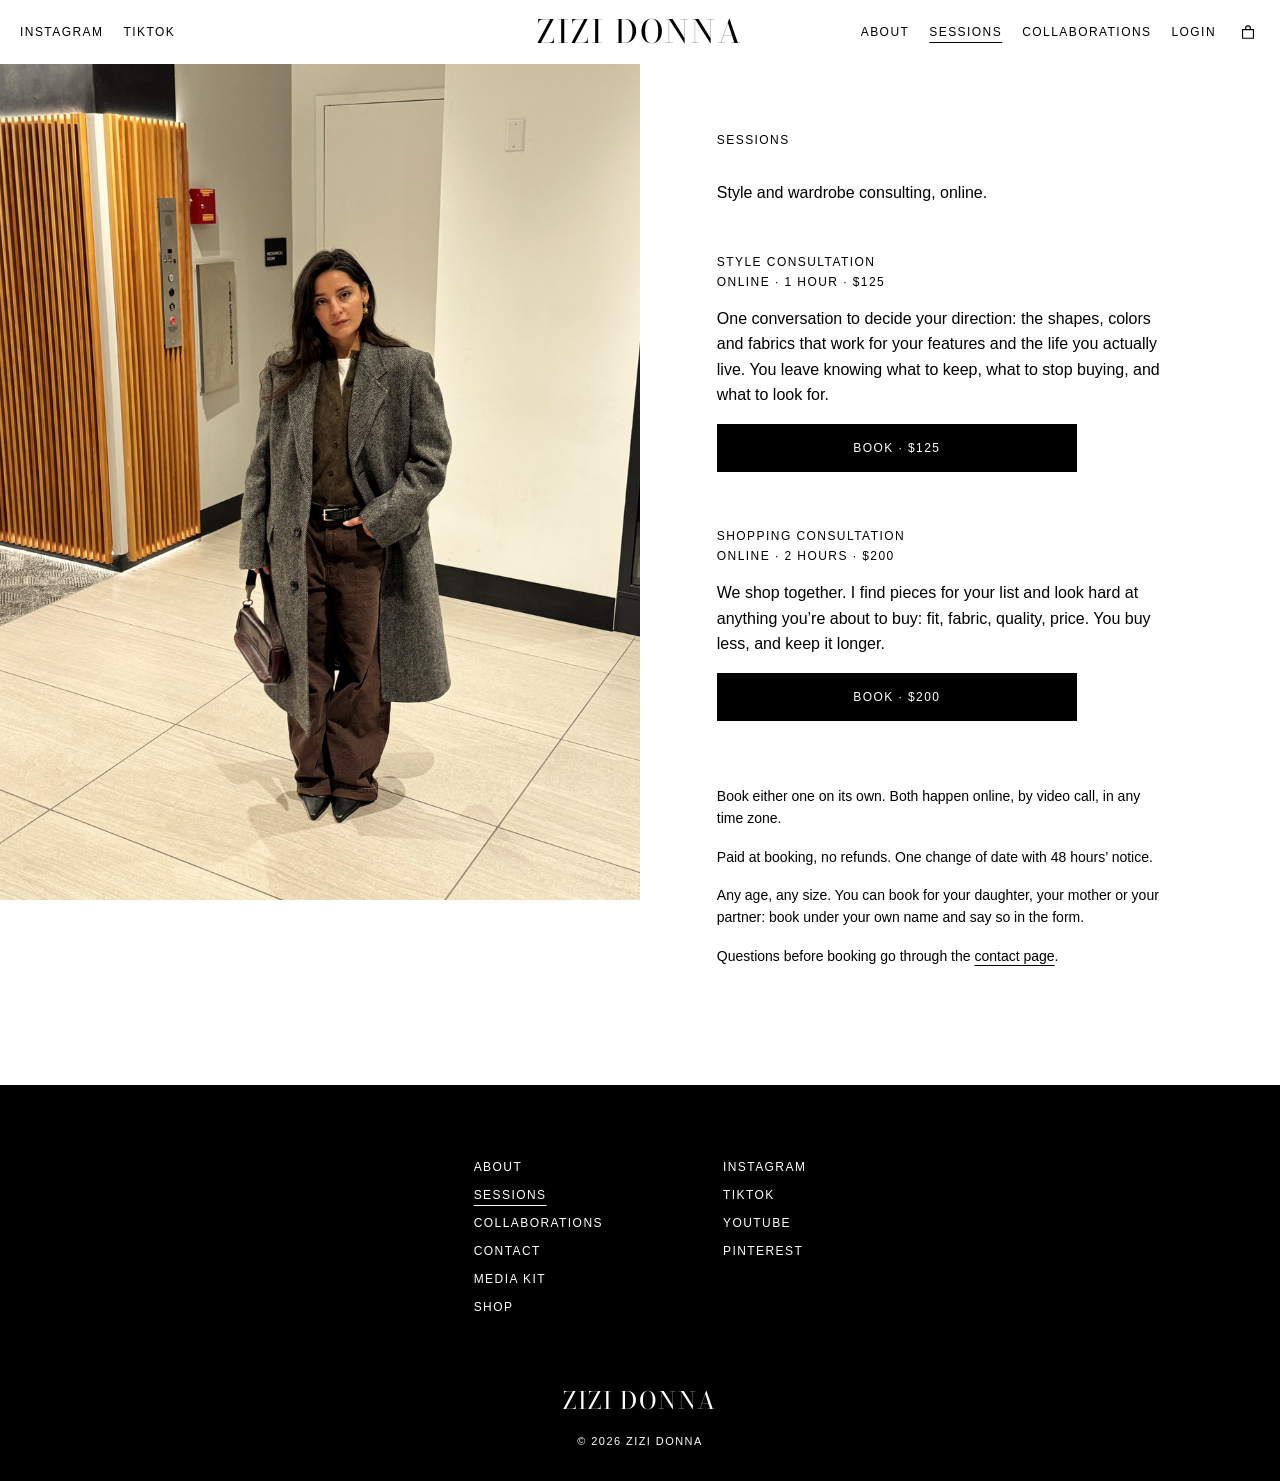
<file: sessions/index.html>
<!doctype html>
<html lang="en">
<head>
<meta charset="utf-8">
<meta name="viewport" content="width=device-width, initial-scale=1">
<title>Sessions · Zizi Donna</title>
<meta name="description" content="Style and wardrobe consulting with Zizi Donna, online: a one-hour style consultation, $125, and a two-hour shopping consultation, $200.">
<link rel="canonical" href="https://zizidonna.com/sessions/">
<meta property="og:type" content="website">
<meta property="og:url" content="https://zizidonna.com/sessions/">
<meta property="og:title" content="Sessions · Zizi Donna">
<meta property="og:description" content="Style and wardrobe consulting with Zizi Donna, online: a one-hour style consultation, $125, and a two-hour shopping consultation, $200.">
<meta property="og:image" content="https://zizidonna.com/assets/img/og.jpg">
<link rel="icon" href="/assets/favicon.svg" type="image/svg+xml">
<link rel="preconnect" href="https://fonts.googleapis.com">
<link rel="preconnect" href="https://fonts.gstatic.com" crossorigin>
<link rel="stylesheet" href="https://fonts.googleapis.com/css2?family=Bodoni+Moda:opsz,wght@6..96,400&amp;text=ZIDONA%20&amp;display=swap">
<link rel="stylesheet" href="/assets/style.css?v=6">
</head>
<body class="inner">
<a class="skip" href="#main">Skip to content</a>
<header class="site">
  <nav class="social" aria-label="Social"><a href="https://www.instagram.com/zizidonna" rel="me">Instagram</a><a href="https://www.tiktok.com/@zizidonna" rel="me">TikTok</a></nav>
  <details class="menu">
    <summary><span class="when-closed">Menu</span><span class="when-open">Close</span></summary>
    <div class="panel">
      <nav aria-label="Menu">
        <ul><li><a href="https://www.instagram.com/zizidonna" rel="me">Instagram</a></li><li><a href="https://www.tiktok.com/@zizidonna" rel="me">TikTok</a></li></ul>
        <ul><li><a href="/about/">About</a></li><li><a href="/sessions/" aria-current="page">Sessions</a></li><li><a href="/collaborations/">Collaborations</a></li><li><a href="/contact/">Contact</a></li><li><a class="login" href="/dashboard/">Login</a></li></ul>
      </nav>
    </div>
  </details>
  <a class="logo" href="/">Zizi Donna</a>
  <div class="right">
    <nav class="main" aria-label="Main"><a href="/about/">About</a><a href="/sessions/" aria-current="page">Sessions</a><a href="/collaborations/">Collaborations</a><a class="login" href="/dashboard/">Login</a></nav>
    <a class="bag" href="https://shopmy.us/zizidonna" target="_blank" rel="noopener"><svg viewBox="0 0 24 24" fill="none" stroke="currentColor" stroke-width="1.5" aria-hidden="true"><path d="M4.75 8.75h14.5v11.5H4.75z"/><path d="M8.75 8.75V7a3.25 3.25 0 0 1 6.5 0v1.75"/></svg><span class="vh">My picks on ShopMy (opens in a new tab)</span></a>
  </div>
</header>

<main id="main" class="page">
  <div class="photo">
      <picture>
        <source type="image/avif" srcset="/assets/img/grey-coat-960.avif 960w, /assets/img/grey-coat-1440.avif 1440w, /assets/img/grey-coat-2000.avif 2000w" sizes="(max-width:759px) 100vw, (max-aspect-ratio:3/2) calc((100vh - 64px) * .8), 50vw">
        <img src="/assets/img/grey-coat-1440.jpg" srcset="/assets/img/grey-coat-960.jpg 960w, /assets/img/grey-coat-1440.jpg 1440w, /assets/img/grey-coat-2000.jpg 2000w" sizes="(max-width:759px) 100vw, (max-aspect-ratio:3/2) calc((100vh - 64px) * .8), 50vw" width="2000" height="2500" alt="Zizi Donna in a long grey tweed coat over brown trousers, in a pale lobby" style="object-position:50% 70%" fetchpriority="high" decoding="async">
      </picture>
  </div>
  <div class="words">
    <h1 class="cap">Sessions</h1>
    <p class="lead">Style and wardrobe consulting, online.</p>

    <section class="offer" aria-labelledby="s1">
      <h2 class="cap" id="s1">Style consultation</h2>
      <p class="cap meta">Online · 1 hour · $125</p>
      <p>One conversation to decide your direction: the shapes, colors and fabrics that work for your features and the life you actually live. You leave knowing what to keep, what to stop buying, and what to look for.</p>
      <a class="btn" href="https://cal.com/zizidonna/feature-first-session" target="_blank" rel="noopener">Book · $125<span class="vh"> (opens in a new tab)</span></a>
    </section>

    <section class="offer" aria-labelledby="s2">
      <h2 class="cap" id="s2">Shopping consultation</h2>
      <p class="cap meta">Online · 2 hours · $200</p>
      <p>We shop together. I find pieces for your list and look hard at anything you’re about to buy: fit, fabric, quality, price. You buy less, and keep it longer.</p>
      <a class="btn" href="https://cal.com/zizidonna/closet-edit" target="_blank" rel="noopener">Book · $200<span class="vh"> (opens in a new tab)</span></a>
    </section>

    <div class="notes">
      <p>Book either one on its own. Both happen online, by video call, in any time zone.</p>
      <p>Paid at booking, no refunds. One change of date with 48 hours’ notice.</p>
      <p>Any age, any size. You can book for your daughter, your mother or your partner: book under your own name and say so in the form.</p>
      <p>Questions before booking go through the <a href="/contact/">contact page</a>.</p>
    </div>
  </div>
</main>

<footer class="site">
  <div class="cols">
    <nav aria-label="Pages"><ul><li><a href="/about/">About</a></li><li><a href="/sessions/" aria-current="page">Sessions</a></li><li><a href="/collaborations/">Collaborations</a></li><li><a href="/contact/">Contact</a></li><li><a href="/media-kit/">Media kit</a></li><li><a href="https://shopmy.us/zizidonna" target="_blank" rel="noopener">Shop<span class="vh"> (ShopMy, opens in a new tab)</span></a></li></ul></nav>
    <nav aria-label="Follow"><ul><li><a href="https://www.instagram.com/zizidonna" rel="me">Instagram</a></li><li><a href="https://www.tiktok.com/@zizidonna" rel="me">TikTok</a></li><li><a href="https://www.youtube.com/@zizidonna" rel="me">YouTube</a></li><li><a href="https://www.pinterest.com/zizidonna/" rel="me">Pinterest</a></li></ul></nav>
  </div>
  <a class="logo" href="/">Zizi Donna</a>
  <p class="fine">© 2026 Zizi Donna</p>
</footer>
</body>
</html>
</file>
<file: assets/style.css>
/* zizidonna.com · style.css · v6 · the third design, after ysl.com (October 2026)
   Pure black and white, square corners, no shadows, no gradients. One sans for everything except the wordmark.
   Every public page loads it; the inner pages and the media kit are written by tools/pages.py. */
:root{
  --black:#000;--white:#fff;
  --wordmark:"Bodoni Moda","Bodoni 72",Didot,"Didot LT STD",serif;
  /* Helvetica on Apple devices, Arial on Windows, Roboto on Android: never a humanist system face */
  --sans:"Helvetica Neue",Helvetica,Arial,sans-serif;
  --track:.12em;   /* the tracking of every uppercase word */
  --edge:20px;     /* side gutter for text and the header */
  --band:68px;     /* the vertical rhythm between sections */
  --bar:64px;      /* header height */
  color-scheme:light;
}
*{box-sizing:border-box}
html{-webkit-text-size-adjust:100%;scroll-padding-top:var(--bar)}
body{margin:0;background:var(--white);color:var(--black);font:400 16px/1.6 var(--sans)}
img{display:block;max-width:100%;height:auto}
picture{display:block}
a{color:inherit;text-decoration:none}
h1,h2,h3,p,ul,blockquote,figure{margin:0}
h1,h2,h3{font:inherit}
ul{padding:0;list-style:none}
[hidden]{display:none!important}
:focus-visible{outline:2px solid currentColor;outline-offset:4px}
.vh{position:absolute;width:1px;height:1px;margin:-1px;padding:0;overflow:hidden;clip:rect(0 0 0 0);white-space:nowrap;border:0}
.skip{position:absolute;left:-9999px;top:0;z-index:30;padding:14px 16px;background:var(--white);color:var(--black);font-size:12px;letter-spacing:var(--track);text-transform:uppercase}
.skip:focus{left:var(--edge)}

/* the chrome voice: header, captions, labels, footer, buttons. Small, uppercase, tracked, never above 400 */
.cap,header.site,footer.site,.btn{font-size:12px;line-height:16px;font-weight:400;letter-spacing:var(--track);text-transform:uppercase}
.cap h2,.split blockquote{text-wrap:balance}
.logo{font:400 32px/1 var(--wordmark);letter-spacing:.06em;text-transform:uppercase;white-space:nowrap}
/* the call under a caption: a hairline under the word */
.watch,.cap .l2{display:inline-block;margin-top:6px;text-decoration:underline;text-decoration-thickness:1px;text-underline-offset:6px}

/* ---------- header: social left, wordmark centre, pages and the bag right; it stays at the top while the page scrolls, as on ysl.com ---------- */
/* a white bar on every page, home included: her photographs are light at the top on one side and shaded on the other, so words laid on them cannot read in a single ink */
header.site{position:sticky;top:0;z-index:20;display:grid;grid-template-columns:1fr auto 1fr;align-items:center;min-height:var(--bar);padding:0 calc(var(--edge) - 10px);background:var(--white);color:var(--black)}
header.site .logo{grid-column:2;padding:10px}
header.site nav a,header.site .bag,details.menu summary{display:inline-flex;align-items:center;min-height:44px;padding:0 10px}
nav.social{grid-column:1;justify-self:start;display:flex}
header.site .right{grid-column:3;justify-self:end;display:flex;align-items:center}
nav.main{display:flex}
header.site .bag{min-width:44px;justify-content:center}
.bag svg{width:18px;height:18px}
header.site a:hover,footer.site a:hover,a.frame:hover .cap,a.split:hover .text{opacity:.6}
header.site nav a[aria-current="page"],footer.site a[aria-current="page"]{text-decoration:underline;text-decoration-thickness:1px;text-underline-offset:6px}

/* the phone and tablet menu: a <details> element, so it opens with no JavaScript */
details.menu{display:none;grid-column:1;justify-self:start}
details.menu summary{list-style:none;cursor:pointer}
details.menu summary::-webkit-details-marker{display:none}
details.menu .when-open,details.menu[open] .when-closed{display:none}
details.menu[open] .when-open{display:inline}
/* z-index -1 inside the header's stacking context: the white sheet covers the page below the bar (CLOSE, wordmark, bag), and scrolls under it */
details.menu .panel{position:fixed;inset:var(--bar) 0 0;z-index:-1;overflow-y:auto;padding:32px var(--edge) 48px;background:var(--white);color:var(--black)}
details.menu .panel ul+ul{margin-top:32px}
details.menu .panel a{display:flex;align-items:center;min-height:48px;padding:0;font-size:18px;line-height:24px;letter-spacing:.1em}
/* while the sheet is open the page behind it is locked and out of the tab order, so focus never lands on a hidden link */
body:has(details.menu[open]){overflow:hidden}
body:has(details.menu[open]) :is(main,footer.site){visibility:hidden}
body:has(details.menu[open]) .skip{display:none}

/* ---------- home: photographs, each with one topic that opens its video on Instagram ---------- */
/* a photograph that is a link, with its caption on it (white; .ink-black where the photograph is light at the bottom) */
.frame{position:relative;display:block;overflow:hidden;color:var(--white)}
.frame.ink-black{color:var(--black)}
.frame picture,.frame img{width:100%;height:100%}
.frame img{object-fit:cover}
.frame .cap{position:absolute;left:var(--edge);right:var(--edge);bottom:40px;text-align:center}
/* the focus ring goes round the caption, where it can be seen, not round the photograph's edge */
.frame:focus-visible{outline:0}
.frame:focus-visible .cap{left:50%;right:auto;width:max-content;max-width:calc(100% - 2*var(--edge));transform:translateX(-50%);outline:2px solid currentColor;outline-offset:10px}

/* hero: the car photograph on up to three fifths so the whole car shows, the road portrait on the rest, edge to edge under the bar.
   Its height fills the first screen (between 50vw and 58vw); the car's column is never wider than 1.03 times that height,
   so its nearly square photograph is never cropped at the roof or her heels, and on 16:9 windows the road takes the spare width.
   The row is minmax(0,1fr) so the pictures take the hero's height and never spill over the section below */
.hero{display:grid;grid-template-columns:minmax(0,min(60%,calc(max(440px,50vw,min(100vh - var(--bar),58vw))*1.03))) minmax(0,1fr);grid-template-columns:minmax(0,min(60%,calc(max(440px,50vw,min(100svh - var(--bar),58vw))*1.03))) minmax(0,1fr);grid-template-rows:minmax(0,1fr);height:max(440px,50vw,min(100vh - var(--bar),58vw));height:max(440px,50vw,min(100svh - var(--bar),58vw));overflow:hidden;background:var(--black)}
/* the hero captions sit higher than the others: lower down they land on the road's lines */
.hero .frame .cap{bottom:18%}
.wide{aspect-ratio:16/10}
.pair{display:grid;grid-template-columns:1fr 1fr}
.pair .frame{aspect-ratio:4/5}

/* the black bands: a photograph on one half, words on the other; the whole band is one link */
.split{display:grid;grid-template-columns:1fr 1fr;background:var(--black);color:var(--white)}
.split.reverse .photo{order:2}
.split .photo img{width:100%;aspect-ratio:4/5;object-fit:cover}
.split .text{display:flex;flex-direction:column;align-items:center;justify-content:center;padding:var(--band) 60px;text-align:center}
.split blockquote{max-width:20em;margin:0 0 32px;font-size:26px;line-height:1.4;font-weight:300;letter-spacing:0}
.split .watch{padding:14px 0;margin-top:0}
a.split:focus-visible{outline:0}
a.split:focus-visible .watch{outline:2px solid var(--white);outline-offset:6px}

/* the letter: Substack's own box on white, as before */
.letter{padding:var(--band) var(--edge);text-align:center}
.letter .embed{max-width:480px;margin:24px auto 12px}
.letter iframe{display:block;width:100%;border:0}
.letter p.cap a{text-decoration:underline;text-decoration-thickness:1px;text-underline-offset:4px}

/* ---------- inner pages, after a YSL product page: the photograph holds the left half while the words scroll on the right ---------- */
.page{display:grid;grid-template-columns:1fr 1fr;align-items:start}
.page .photo{position:sticky;top:var(--bar);height:calc(100vh - var(--bar));height:calc(100svh - var(--bar));min-height:520px;background:var(--black)}
.page .photo picture,.page .photo img{width:100%;height:100%}
.page .photo img{object-fit:cover}
.page .words{max-width:600px;padding:var(--band) clamp(24px,6vw,96px) calc(var(--band)*1.5)}
.page h1{margin:0 0 32px}
.page p{margin:0 0 16px}
.page p a:not(.btn),.kit p a:not(.btn){text-decoration:underline;text-decoration-thickness:1px;text-underline-offset:4px}
.page .lead{margin-bottom:48px}
.page .offer{margin:0 0 56px}
.page .offer h2{margin:0 0 4px}
.page .offer .meta{margin:0 0 16px}
.page .notes p,.page .small{font-size:14px;line-height:1.6}
.page .notes{padding-top:8px}
.page .links{display:flex;flex-wrap:wrap;gap:0 28px;margin-top:24px}
.page .links a{display:inline-flex;align-items:center;min-height:44px;text-decoration:underline;text-decoration-thickness:1px;text-underline-offset:6px}
.page .after-btn{margin-top:28px}
.embed{margin:24px 0 16px}
.embed iframe{display:block;width:100%;border:0}
/* the two Tally forms are taller than their height attributes and no script sizes them, so the frames get their full height here */
.embed iframe[src^="https://tally.so/embed/OQDqX8"]{height:780px}
.embed iframe[src^="https://tally.so/embed/X5xALj"]{height:680px}

/* the one button: a solid black bar with white capitals, as YSL's ADD TO BAG */
.btn{display:flex;align-items:center;justify-content:center;width:100%;max-width:360px;min-height:48px;margin:0;padding:0 28px;background:var(--black);color:var(--white)}
.btn:hover{opacity:.8}
.btn:focus-visible{outline:2px solid var(--black);outline-offset:3px}

/* ---------- media kit: a document for brands; on screen under the site's bar, printed as a clean page ---------- */
.kit{max-width:1120px;margin:0 auto;padding:var(--band) var(--edge) calc(var(--band)*1.5)}
.kit .print-top{display:none}
.kit-title{display:grid;grid-template-columns:360px 1fr;gap:56px;align-items:end;margin-bottom:var(--band)}
.kit-title h1.logo{display:block;margin:12px 0 20px;font-size:64px;line-height:1}
.kit .tag{max-width:30ch;margin:0 0 24px;font-size:22px;line-height:1.4;font-weight:300}
.kit .handles{display:flex;flex-wrap:wrap;gap:6px 24px;margin:0 0 28px}
.kit .actions{display:flex;flex-wrap:wrap;align-items:center;gap:16px 28px;margin:0}
.kit .actions .btn{width:auto}
.kit .actions .mail{display:inline-flex;align-items:center;min-height:44px;text-decoration:underline;text-decoration-thickness:1px;text-underline-offset:6px}
.figures{display:grid;grid-template-columns:repeat(4,1fr);gap:32px;margin:0 0 var(--band)}
.figures .n{display:block;margin-bottom:8px;font-size:48px;line-height:1;font-weight:300;letter-spacing:-.01em}
.kit section{margin:0 0 var(--band)}
.kit h2{margin:0 0 20px}
.kit p{max-width:68ch;margin:0 0 16px}
.subjects{display:grid;grid-template-columns:repeat(3,1fr);gap:40px 48px;margin-top:8px}
.subjects h3{margin:0 0 8px}
.subjects p{margin:0 0 8px}
.subjects .stat{margin-top:12px}
.charts{display:grid;grid-template-columns:repeat(3,1fr);gap:32px 48px;margin-top:32px}
.charts p.cap{margin:0 0 12px}
.bars{margin:0 0 24px}
.bars li{display:grid;grid-template-columns:120px 1fr 44px;align-items:center;gap:12px;margin:0 0 8px;font-size:14px}
.bars .bar{display:block;height:8px}
.bars .bar span{display:block;height:100%;background:var(--black);-webkit-print-color-adjust:exact;print-color-adjust:exact}
.bars .v{text-align:right;font-variant-numeric:tabular-nums}
.row6{display:grid;grid-template-columns:repeat(6,1fr);margin:0 0 32px}
.row6 img{width:100%;aspect-ratio:4/5;object-fit:cover}
.pieces li,.formats li{margin:0 0 10px;max-width:68ch}
.kit .contact{display:grid;grid-template-columns:repeat(3,1fr);gap:24px;padding-top:var(--band)}
.kit .contact p{margin:0 0 6px}

/* ---------- footer: black, two columns of words centred over the wordmark and the legal line ---------- */
footer.site{background:var(--black);color:var(--white);padding:var(--band) var(--edge) 32px}
footer.site .cols{display:grid;grid-template-columns:repeat(2,max-content);justify-content:center;gap:24px 120px}
footer.site .cols a{display:inline-block;padding:6px 0}
footer.site .logo{display:block;width:max-content;margin:var(--band) auto 20px;font-size:24px}
footer.site .fine{text-align:center;font-size:11px}

/* side by side on a desk, the two pair captions stand at the same height, high enough to clear her skirt hem */
@media (min-width:760px){
  .pair .frame .cap{bottom:11%}
  .hero .frame:first-child .cap{left:calc(var(--edge) + 12px);right:auto;text-align:left}  /* on the dark bumper and grille, clear of the wheel */
}

/* the media kit on a tablet: a narrower portrait column and a smaller wordmark, two chart columns */
@media (min-width:760px) and (max-width:1023px){
  .kit-title{grid-template-columns:minmax(0,260px) minmax(0,1fr);gap:40px}
  .kit-title h1.logo{font-size:clamp(44px,6vw,64px)}
  .charts{grid-template-columns:1fr 1fr}
}

/* ---------- below 1200: the bar no longer holds every word with air round the wordmark, so MENU takes their place ---------- */
@media (max-width:1199px){
  nav.social,nav.main{display:none}
  details.menu{display:block}
  footer.site .cols a{padding:14px 0}  /* tablets are touched: 16 + 14 + 14 = a 44px target */
  /* on a phone or tablet the Strength caption would sit on the pale granite: black, at the top right instead */
  .pair .frame:first-child{color:var(--black)}
  .pair .frame:first-child .cap{top:20px;bottom:auto;left:52%;right:var(--edge);text-align:right}
}

/* ---------- phone, designed at 390 ---------- */
@media (max-width:759px){
  :root{--bar:56px}
  .cap,header.site,footer.site,.btn{font-size:13px;line-height:18px}
  header.site .logo{font-size:24px}
  /* the two top photographs stack at 4:5, the whole width of the car first */
  .hero{grid-template-columns:1fr;grid-template-rows:auto;height:auto;min-height:0;overflow:visible}
  .hero .frame{aspect-ratio:4/5}
  .hero .frame .cap{bottom:28px}
  .hero .frame:first-child .cap{bottom:18%}  /* on the dark car body, above the road's yellow line */
  .frame .cap{bottom:28px}
  .wide{aspect-ratio:4/5}
  .wide .cap{right:50%;text-align:left}  /* left of the gold buttons */
  .pair{grid-template-columns:1fr}
  .split{grid-template-columns:1fr}
  .split.reverse .photo{order:0}
  .split .text{padding:48px var(--edge) 56px}
  .split blockquote{margin-bottom:24px;font-size:21px}
  .letter{padding:56px var(--edge)}
  /* inner pages: the photograph first at 4:5, then the words */
  .page{grid-template-columns:1fr}
  .page .photo{position:static;height:auto;min-height:0;aspect-ratio:4/5}
  .page .words{max-width:none;padding:40px var(--edge) 56px}
  .page h1{margin-bottom:24px}
  .page p:not(.cap),.kit p:not(.cap){font-size:17px}
  .page .notes p,.page .small{font-size:15px}
  .btn{max-width:none}
  .kit{padding-top:40px}
  .kit-title{grid-template-columns:1fr;gap:28px}
  .kit-title .portrait{width:60%}
  .kit-title h1.logo{font-size:40px}
  .kit .tag{font-size:19px}
  .figures{grid-template-columns:1fr 1fr;gap:28px 20px}
  .figures .n{font-size:36px}
  .subjects,.charts{grid-template-columns:1fr;gap:32px}
  .bars li{grid-template-columns:110px 1fr 40px}
  .row6{grid-template-columns:repeat(3,1fr)}
  .kit .contact{grid-template-columns:1fr}
  footer.site{padding-top:48px}
  footer.site .cols{gap:16px 56px}
  footer.site .logo{margin-top:48px}
}

@media (prefers-reduced-motion:reduce){
  *,*::before,*::after{animation:none!important;transition:none!important;scroll-behavior:auto!important}
}

/* print: every photograph whole on its page, every caption in black under it */
@media print{
  header.site{position:static}
  nav.social,nav.main,details.menu,header.site .bag,.skip,.letter .embed{display:none}
  .hero{display:block;height:auto;min-height:0;background:none;overflow:visible}
  .frame .cap{position:static;color:var(--black);padding:12px 0 0}
  .frame img,.split .photo img{width:auto;max-width:100%;height:auto;max-height:8.5in;margin:0 auto;object-fit:contain}
  .frame{overflow:visible}
  .wide,.pair .frame{aspect-ratio:auto}
  .pair,.split{display:block}
  .split{background:none;color:var(--black)}
  .frame,.split .photo,.split .text{break-inside:avoid}
  footer.site{background:none;color:var(--black)}
  .page{display:block}
  .page .photo{position:static;height:auto;min-height:0;max-width:3.5in}
  /* the media kit prints as a document: no site bar, no footer, its own one-line top; the PDF is made from this */
  @page{margin:14mm}
  /* a Letter page is narrower than the phone breakpoint, so every column count is set again here */
  body.kit-page header.site,body.kit-page footer.site,body.kit-page .skip,.kit .actions,.kit .contact{display:none}  /* the contact line moves into the print top */
  .kit{max-width:none;padding:0;font-size:11px;line-height:1.45}
  .kit .cap{font-size:8.5px;line-height:12px}
  .kit .print-top{display:block;margin:0 0 16px}
  .kit-title{grid-template-columns:130px 1fr;gap:22px;align-items:end;margin-bottom:20px;break-inside:avoid}
  .kit-title .portrait{width:auto}
  .kit-title h1.logo{margin:6px 0 10px;font-size:36px}
  .kit .tag{max-width:none;margin-bottom:12px;font-size:14px}
  .kit .handles{margin-bottom:0}
  .figures{grid-template-columns:repeat(4,1fr);gap:16px;margin-bottom:20px;break-inside:avoid}
  .figures .n{margin-bottom:4px;font-size:26px}
  .kit section{margin-bottom:18px}
  .kit h2{margin-bottom:8px;break-after:avoid}
  .kit p:not(.cap),.page p:not(.cap){max-width:none;margin-bottom:8px;font-size:11px}  /* as specific as the phone rule, which also matches a Letter page */
  .subjects{grid-template-columns:repeat(3,1fr);gap:12px 22px}
  .subjects>div,.charts>div,.bars,.row6,.kit .contact{break-inside:avoid}
  .subjects .stat{margin-top:4px}
  .charts{grid-template-columns:repeat(3,1fr);gap:12px 22px;margin-top:10px}
  .bars{margin-bottom:10px}
  .bars li{grid-template-columns:90px 1fr 32px;gap:8px;margin-bottom:4px;font-size:10px}
  .row6{grid-template-columns:repeat(6,1fr);margin-bottom:10px}
  .pieces li,.formats li{max-width:none;margin-bottom:4px}
  .kit .contact{grid-template-columns:repeat(3,1fr);gap:16px;padding-top:6px}
  .kit .contact p{margin-bottom:2px}
  .kit a{text-decoration:none}
}
</file>
